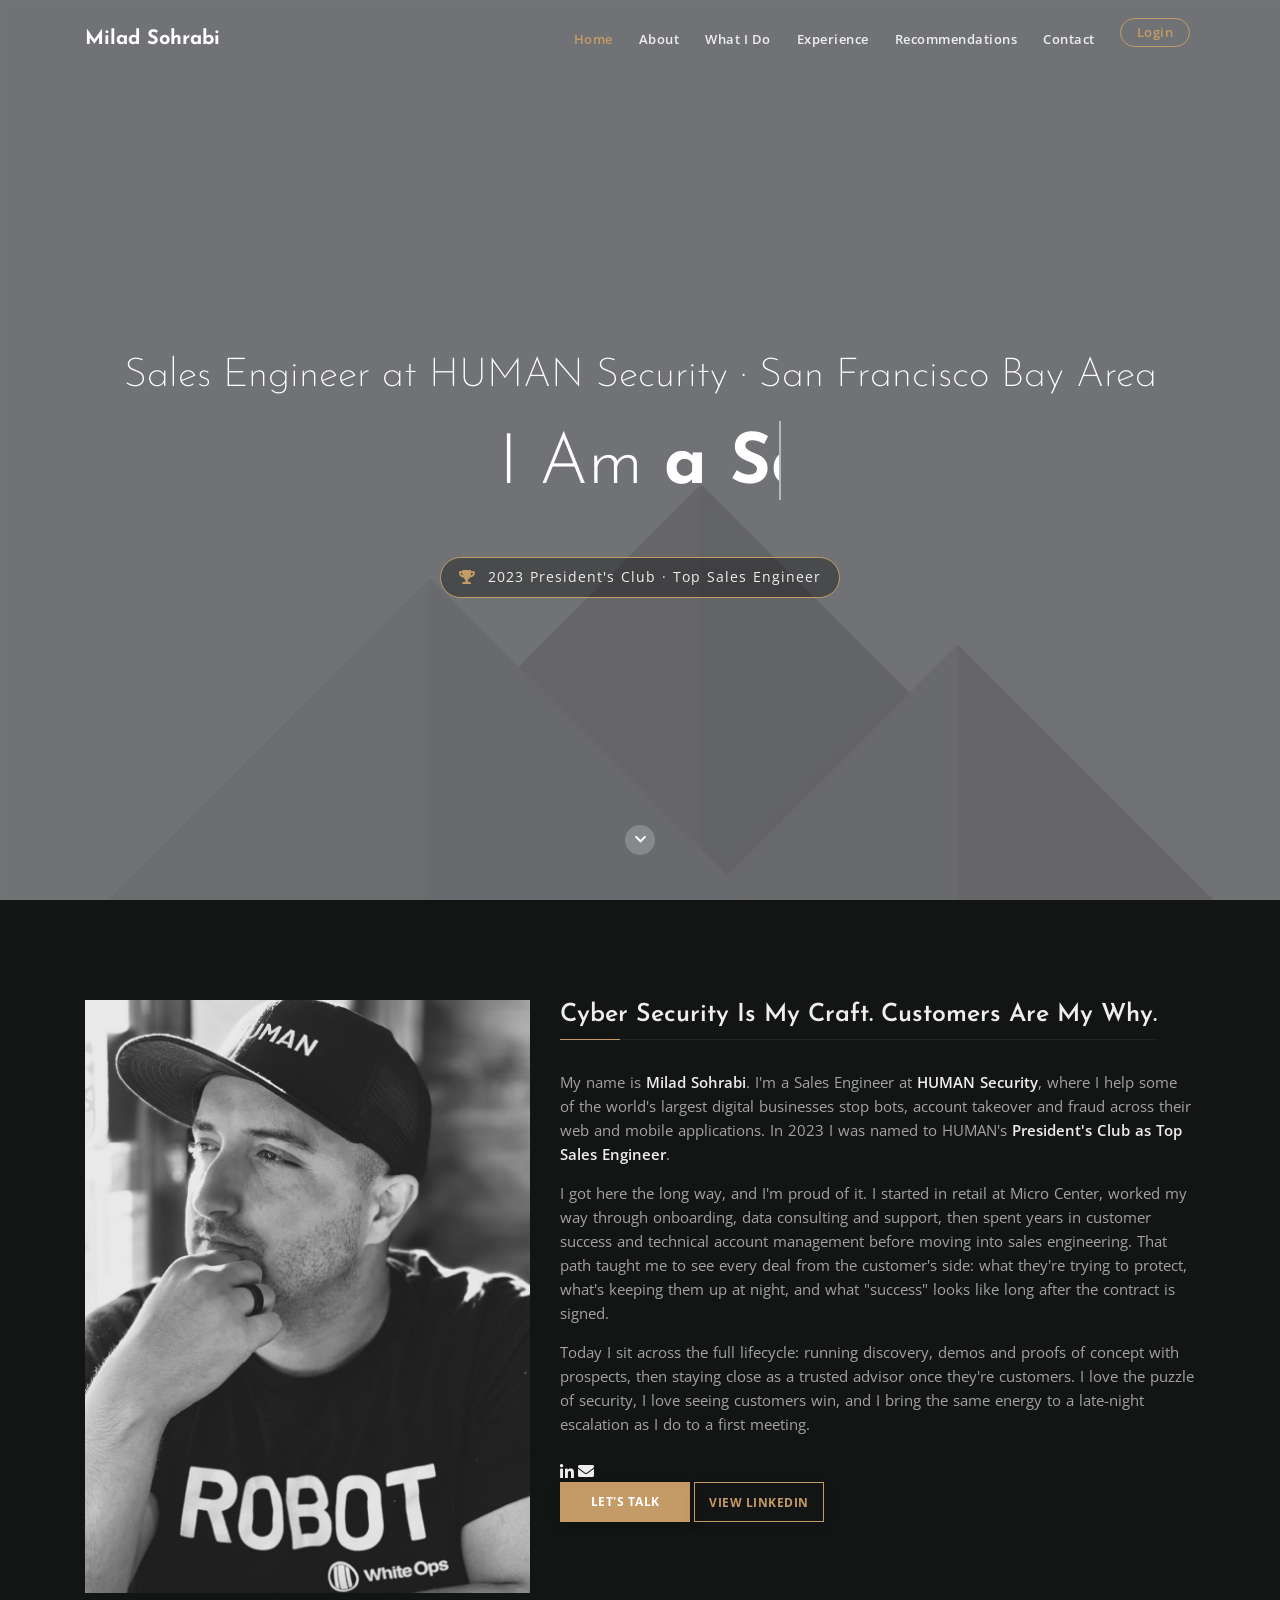
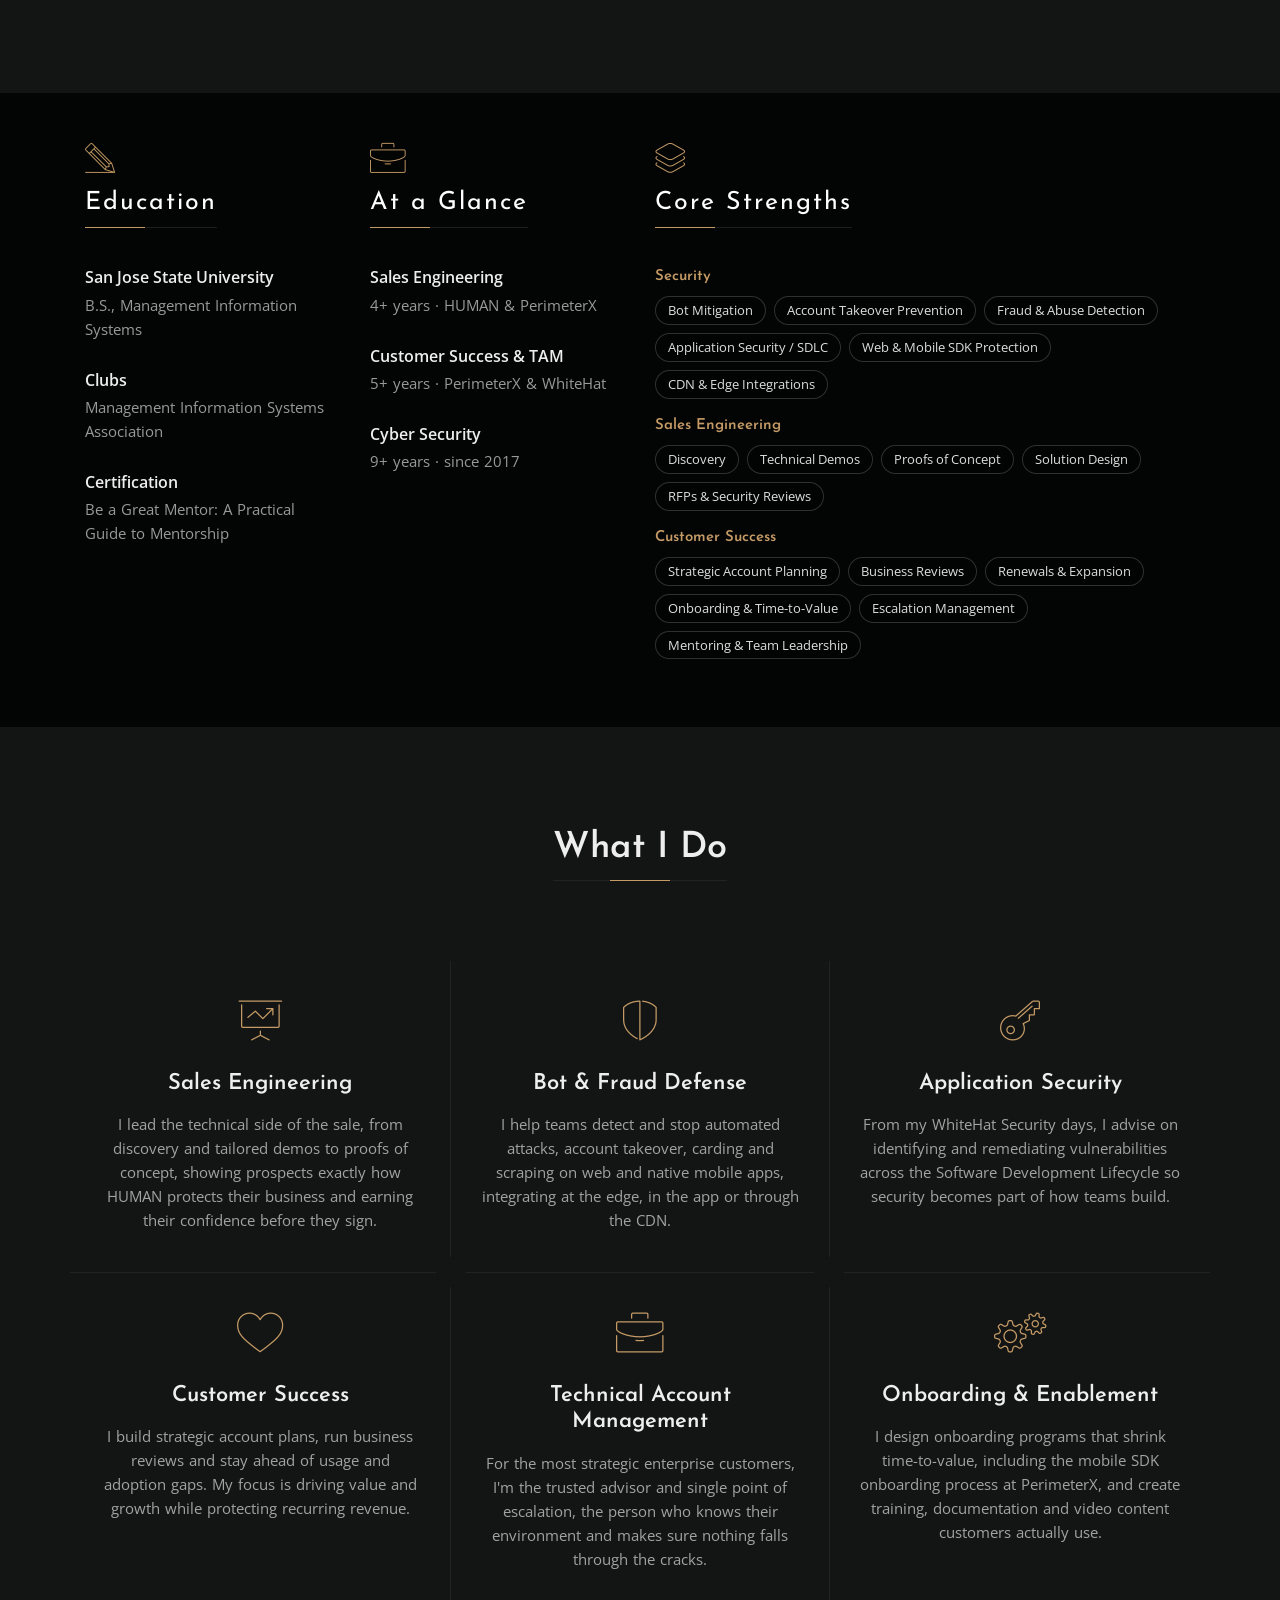
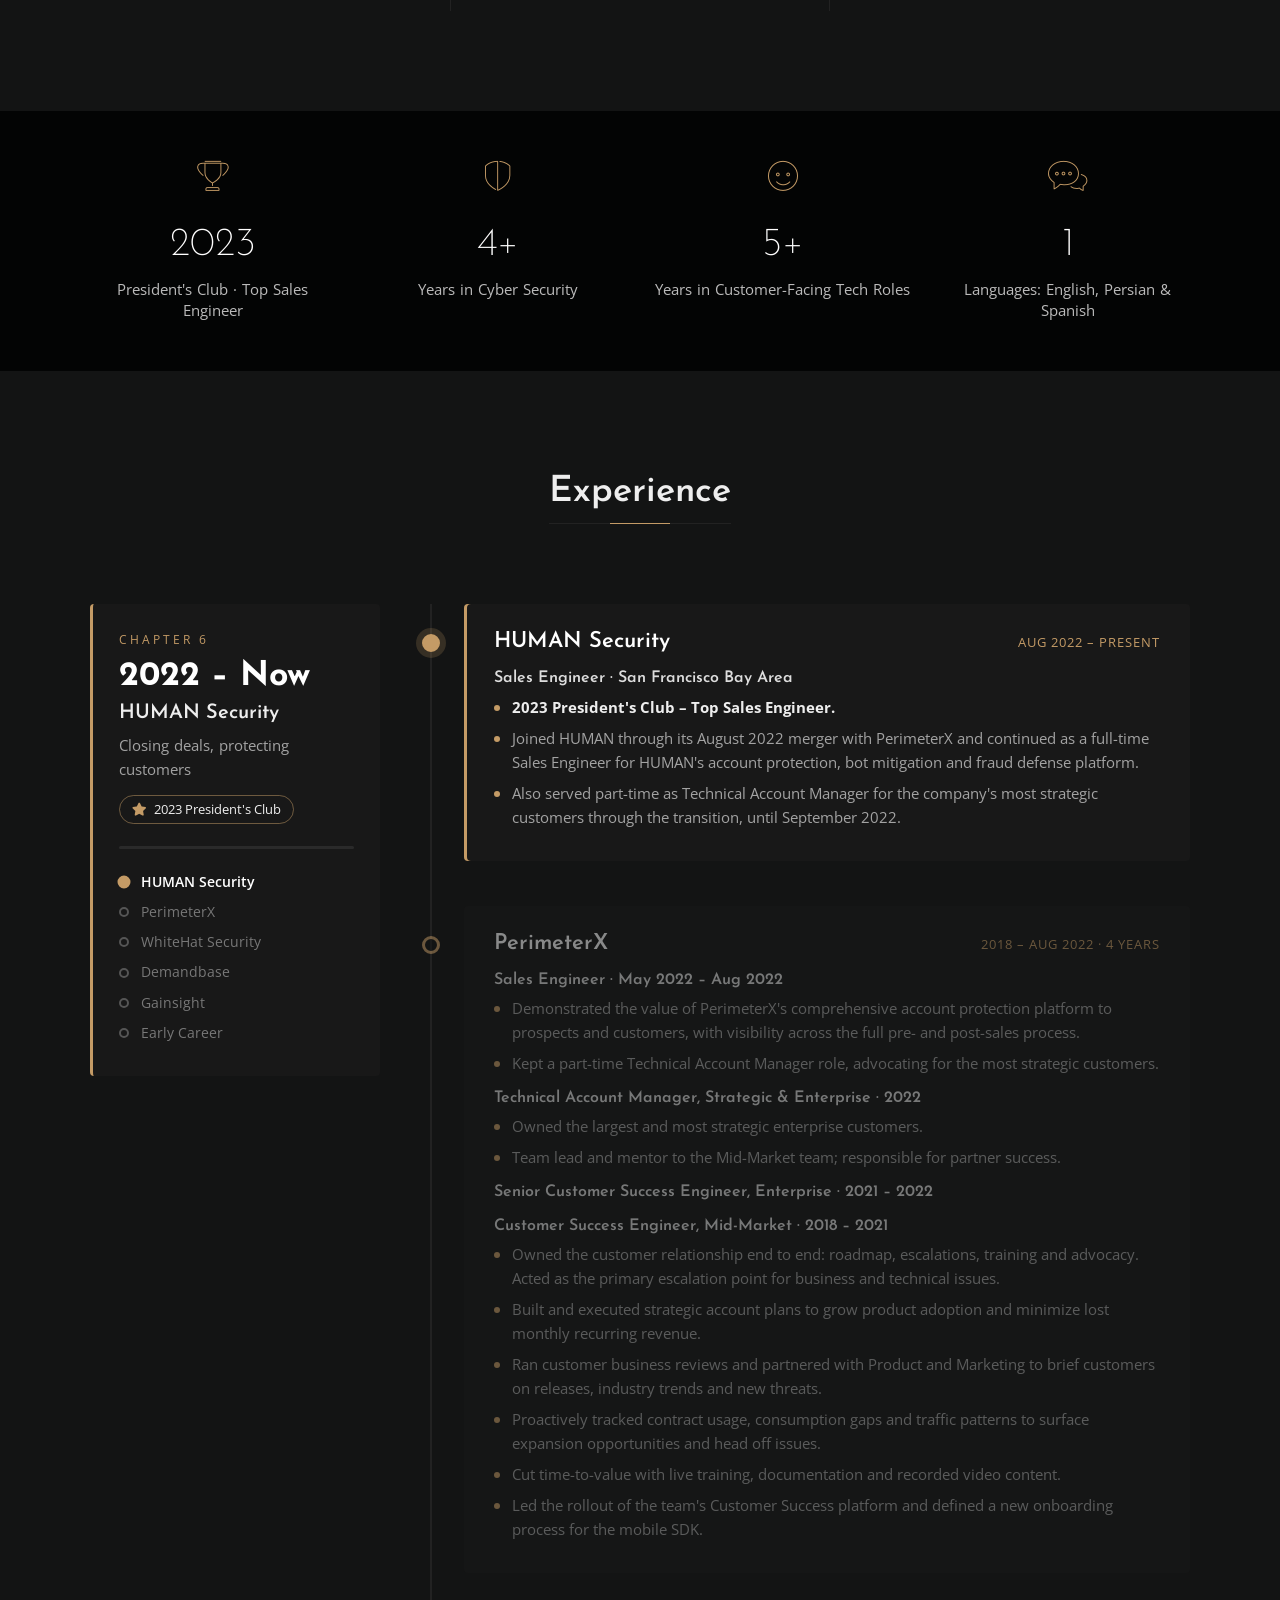
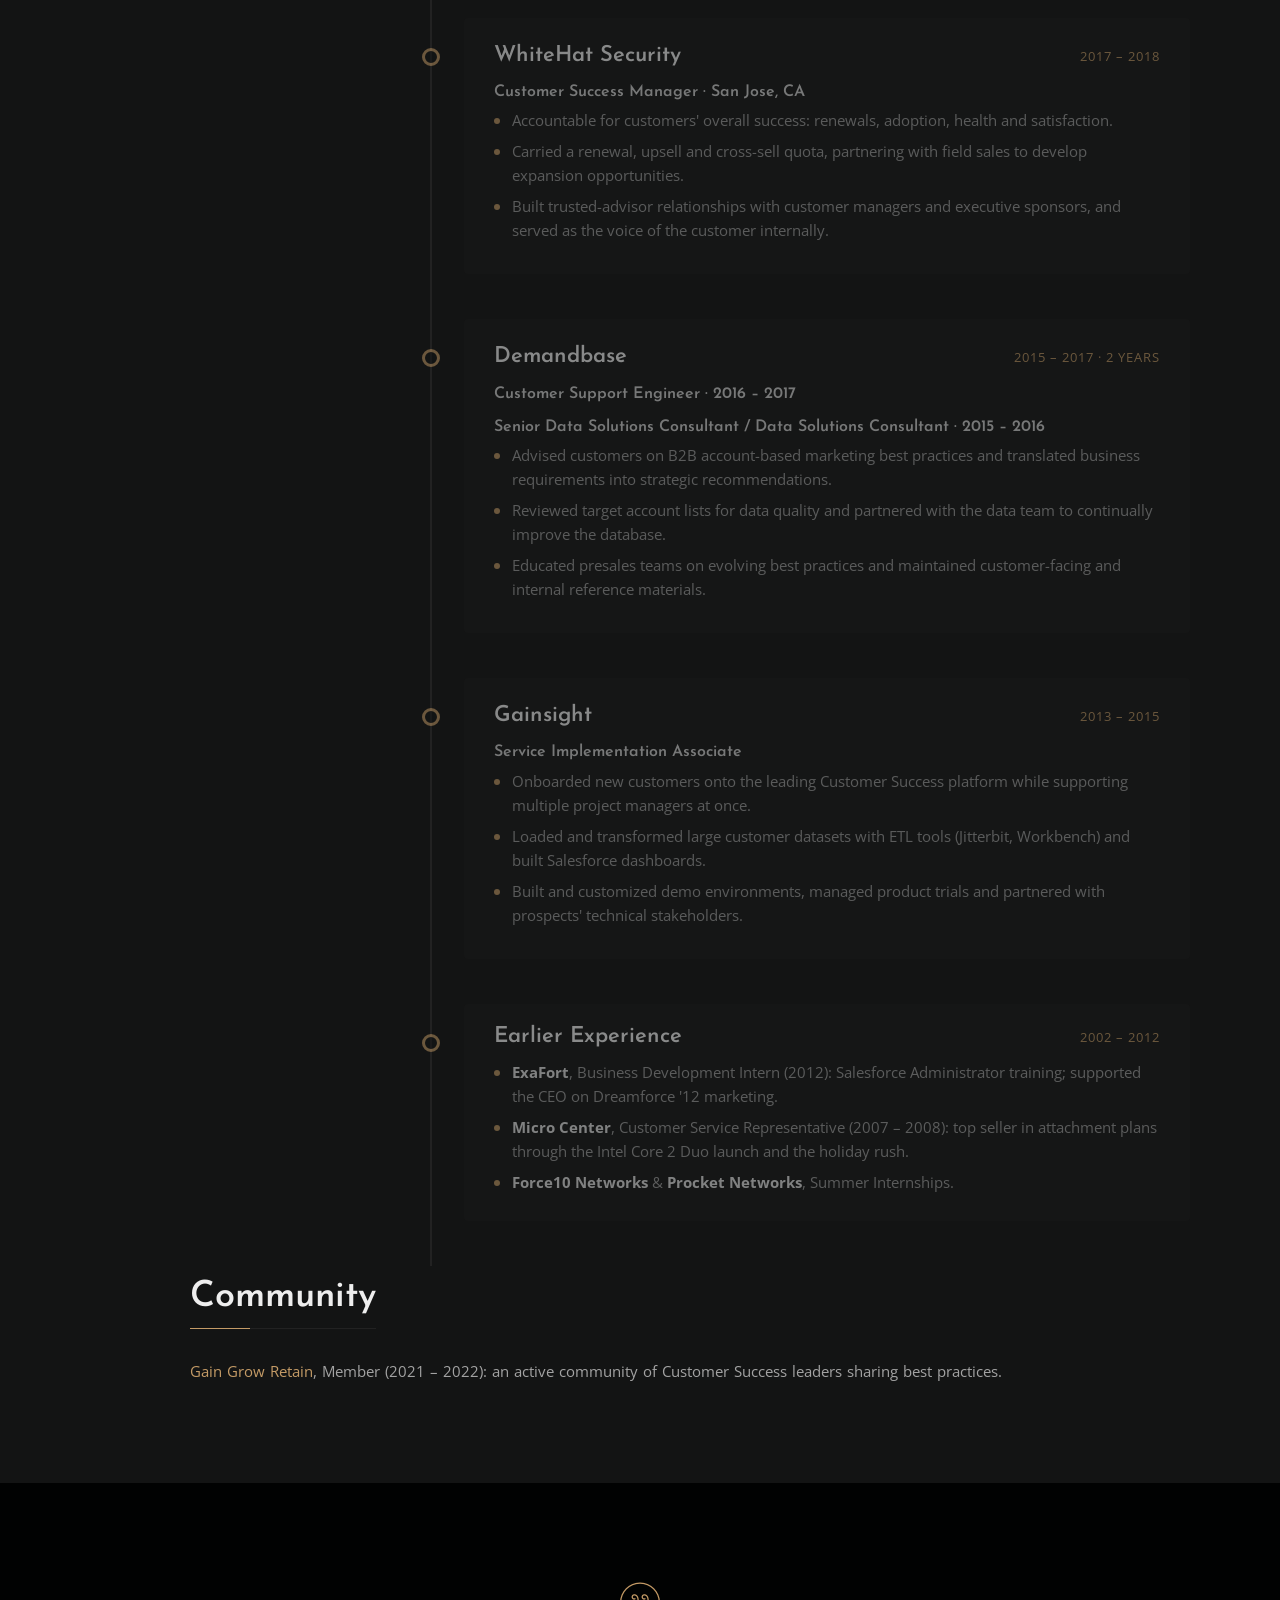
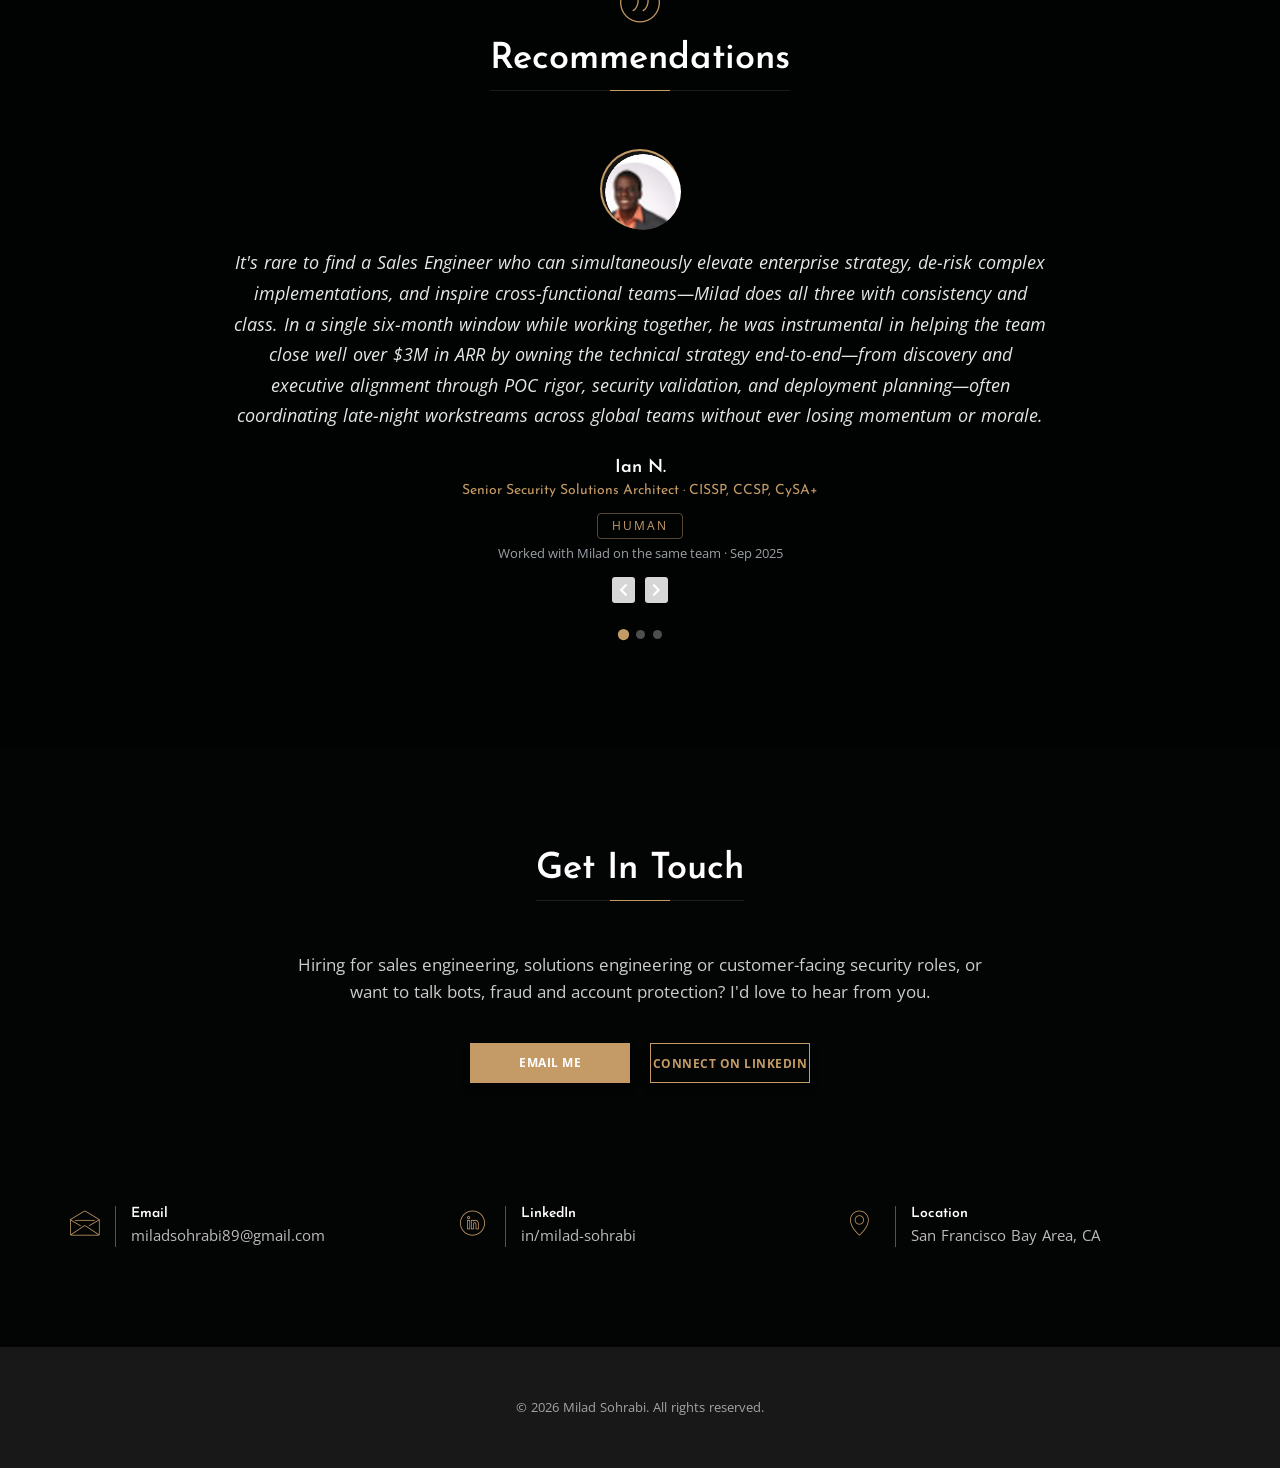
<file: index.html>
<!DOCTYPE html>
 <html lang="en">

    <head>

    	<!-- Metas -->
        <meta charset="utf-8">
		<meta http-equiv="X-UA-Compatible" content="IE=edge" />
        <meta name="viewport" content="width=device-width, initial-scale=1" />
		<meta name="keywords" content="Milad Sohrabi, Sales Engineer, Solutions Engineer, Technical Account Manager, Customer Success, Cyber Security, Bot Mitigation, Account Protection, HUMAN Security, PerimeterX" />
		<meta name="description" content="Milad Sohrabi - Sales Engineer at HUMAN Security and 2023 President's Club winner, with 9+ years in cyber security spanning sales engineering, technical account management and customer success." />
		<meta name="author" content="Milad Sohrabi" />

		<!-- Social previews -->
		<meta property="og:type" content="profile" />
		<meta property="og:title" content="Milad Sohrabi | Sales Engineer & Cyber Security Professional" />
		<meta property="og:description" content="Sales Engineer at HUMAN Security. 9+ years in cyber security across sales engineering, technical account management and customer success." />
		<meta property="og:url" content="https://miladsohrabi.com/" />
		<meta property="og:image" content="https://miladsohrabi.com/img/hero1.jpg" />
		<link rel="canonical" href="https://miladsohrabi.com/" />

		<!-- Title  -->
		<title>Milad Sohrabi | Sales Engineer &amp; Cyber Security Professional</title>

		<!-- Favicon -->
		<link rel="shortcut icon" href="img/favicon.ico" />

		<!-- Fonts -->
		<link href="https://fonts.googleapis.com/css?family=Open+Sans:300,400,500,600,700,800" rel="stylesheet" />
		<link href="https://fonts.googleapis.com/css?family=Josefin+Sans:100i,300,400,600,700" rel="stylesheet">

		<!-- Plugins -->
		<link rel="stylesheet" href="css/plugins.css" />

        <!-- Core Style Css -->
        <link rel="stylesheet" href="css/style.css" />
        <link rel="stylesheet" href="css/custom.css" />

<script src="//client.px-cloud.net/PXp3WdBpXY/main.min.js" async></script>
    </head>

    <body class="dark-theme">

    	<!-- =====================================
    	==== Start Loading -->
    	<div class="loading">
    		<div class="text-center middle">
    			<div class="lds-ellipsis"><div></div><div></div><div></div><div></div></div>
    		</div>
    	</div>
    	<!-- End Loading ====
    	======================================= -->


    	<!-- =====================================
    	==== Start Navbar -->
		<nav class="navbar navbar-expand-lg">
			<div class="container">

			  <!-- Logo -->
			  <a class="logo" href="#">Milad Sohrabi</a>

			  <button class="navbar-toggler" type="button" data-toggle="collapse" data-target="#navbarSupportedContent" aria-controls="navbarSupportedContent" aria-expanded="false" aria-label="Toggle navigation">
			    <span class="icon-bar"><i class="fas fa-bars"></i></span>
			  </button>

			  <!-- navbar links -->
			  <div class="collapse navbar-collapse" id="navbarSupportedContent">
			    <ul class="navbar-nav ml-auto">
			      <li class="nav-item">
			        <a class="nav-link active" href="#" data-scroll-nav="0">Home</a>
			      </li>
			      <li class="nav-item">
			        <a class="nav-link" href="#" data-scroll-nav="1">About</a>
			      </li>
			      <li class="nav-item">
			        <a class="nav-link" href="#" data-scroll-nav="2">What I Do</a>
			      </li>
			      <li class="nav-item">
			        <a class="nav-link" href="#" data-scroll-nav="3">Experience</a>
			      </li>
			      <li class="nav-item">
			        <a class="nav-link" href="#" data-scroll-nav="4">Recommendations</a>
			      </li>
			      <li class="nav-item">
			        <a class="nav-link" href="#" data-scroll-nav="5">Contact</a>
			      </li>
			      <li class="nav-item">
			        <a class="nav-link nav-login" href="login-test-kit/login.html">Login</a>
			      </li>
			    </ul>
			  </div>
			</div>
		</nav>
    	<!-- End Navbar ====
    	======================================= -->


    	<!-- =====================================
    	==== Start Header -->
    	<header class="header valign bg-img" data-scroll-index="0" data-overlay-dark="5" data-background="img/bg1.jpg" data-stellar-background-ratio="0.5">
    		<div class="container">
    			<div class="row">
    				<div class="vertical-center full-width text-center caption">
    					<h2>Sales Engineer at HUMAN Security &middot; San Francisco Bay Area</h2>
	    				<h1 class="cd-headline clip">
				            <span class="blc">I Am </span>
				            <span class="cd-words-wrapper">
				              <b class="is-visible">Milad Sohrabi</b>
				              <b>a Sales Engineer</b>
				              <b>a Customer Advocate</b>
				              <b>a Problem Solver</b>
				            </span>
		          		</h1>
		          		<p class="header-badge"><i class="fas fa-trophy"></i> 2023 President's Club &middot; Top Sales Engineer</p>
    				</div>
    			</div>
    		</div>

    		<div class="arrow">
				<a href="#" data-scroll-nav="1" aria-label="Scroll to About">
					<i class="fas fa-chevron-down"></i>
				</a>
			</div>
    	</header>
    	<!-- End Header ====
    	======================================= -->


    	<!-- =====================================
    	==== Start hero1 -->
    	<section class="hero1 section-padding" data-scroll-index="1">
    		<div class="container">
    			<div class="row">
    				<div class="col-lg-5">
    					<div class="hero-img mb-md50">
    						<img src="img/hero1.jpg" alt="Milad Sohrabi">
    					</div>
    				</div>
    				<div class="col-lg-7">
    					<div class="content">
							<h4 class="title title-left">Cyber Security Is My Craft. Customers Are My Why.</h4>
							<p>My name is <span>Milad Sohrabi</span>. I'm a Sales Engineer at <span>HUMAN Security</span>, where I help some of the world's largest digital businesses stop bots, account takeover and fraud across their web and mobile applications. In 2023 I was named to HUMAN's <span>President's Club as Top Sales Engineer</span>.</p>
							<p>I got here the long way, and I'm proud of it. I started in retail at Micro Center, worked my way through onboarding, data consulting and support, then spent years in customer success and technical account management before moving into sales engineering. That path taught me to see every deal from the customer's side: what they're trying to protect, what's keeping them up at night, and what "success" looks like long after the contract is signed.</p>
							<p>Today I sit across the full lifecycle: running discovery, demos and proofs of concept with prospects, then staying close as a trusted advisor once they're customers. I love the puzzle of security, I love seeing customers win, and I bring the same energy to a late-night escalation as I do to a first meeting.</p>

							<div class="social-icon">
								<a href="https://www.linkedin.com/in/milad-sohrabi-b156a94b" target="_blank" rel="noopener" aria-label="LinkedIn">
									<span class="icon"><i class="fab fa-linkedin-in"></i></span>
								</a>
								<a href="mailto:miladsohrabi89@gmail.com" aria-label="Email">
									<span class="icon"><i class="fas fa-envelope"></i></span>
								</a>
							</div>

							<span class="buton text-center">
							  <a href="#0" front="Let's Talk" back="&#xf1d8;" data-scroll-nav="5"></a>
							</span>
							<span class="buton buton-bord text-center">
							  <a href="https://www.linkedin.com/in/milad-sohrabi-b156a94b" target="_blank" rel="noopener" front="View LinkedIn" back="&#xf35d;"></a>
							</span>
						</div>
    				</div>
    			</div>
    		</div>
    	</section>
    	<!-- End hero1 ====
    	======================================= -->


    	<!-- =====================================
    	==== Start Resume -->
    	<section class="resume bg-img" data-overlay-dark="8" data-background="img/b4.jpg">
    		<div class="container">
    			<div class="row">
    				<div class="col-lg-3 col-sm-6">
    					<div class="item mb-md50">
    						<span class="icon icon-pencil"></span><br>
    						<h5 class="title title-left">Education</h5>
    						<ul>
    							<li>
    								<h6>San Jose State University</h6>
    								<p>B.S., Management Information Systems</p>
    							</li>
    							<li>
    								<h6>Clubs</h6>
    								<p>Management Information Systems Association</p>
    							</li>
    							<li>
    								<h6>Certification</h6>
    								<p>Be a Great Mentor: A Practical Guide to Mentorship</p>
    							</li>
    						</ul>
    					</div>
    				</div>
    				<div class="col-lg-3 col-sm-6">
    					<div class="item mb-md50">
    						<span class="icon icon-briefcase"></span><br>
    						<h5 class="title title-left">At a Glance</h5>
    						<ul>
    							<li>
    								<h6>Sales Engineering</h6>
    								<p>4+ years &middot; HUMAN &amp; PerimeterX</p>
    							</li>
    							<li>
    								<h6>Customer Success &amp; TAM</h6>
    								<p>5+ years &middot; PerimeterX &amp; WhiteHat</p>
    							</li>
    							<li>
    								<h6>Cyber Security</h6>
    								<p>9+ years &middot; since 2017</p>
    							</li>
    						</ul>
    					</div>
    				</div>
    				<div class="col-lg-6">
    					<div class="item skills">
    						<span class="icon icon-layers"></span><br>
    						<h5 class="title title-left">Core Strengths</h5>

    						<div class="skill-group">
    							<h6>Security</h6>
    							<ul class="tags">
    								<li>Bot Mitigation</li>
    								<li>Account Takeover Prevention</li>
    								<li>Fraud &amp; Abuse Detection</li>
    								<li>Application Security / SDLC</li>
    								<li>Web &amp; Mobile SDK Protection</li>
    								<li>CDN &amp; Edge Integrations</li>
    							</ul>
    						</div>
    						<div class="skill-group">
    							<h6>Sales Engineering</h6>
    							<ul class="tags">
    								<li>Discovery</li>
    								<li>Technical Demos</li>
    								<li>Proofs of Concept</li>
    								<li>Solution Design</li>
    								<li>RFPs &amp; Security Reviews</li>
    							</ul>
    						</div>
    						<div class="skill-group">
    							<h6>Customer Success</h6>
    							<ul class="tags">
    								<li>Strategic Account Planning</li>
    								<li>Business Reviews</li>
    								<li>Renewals &amp; Expansion</li>
    								<li>Onboarding &amp; Time-to-Value</li>
    								<li>Escalation Management</li>
    								<li>Mentoring &amp; Team Leadership</li>
    							</ul>
    						</div>
    					</div>
    				</div>
    			</div>
    		</div>
    	</section>
    	<!-- End Resume ====
    	======================================= -->


    	<!-- =====================================
    	==== Start Services -->
    	<section class="services section-padding" data-scroll-index="2">
    		<div class="container">
    			<div class="row">

    				<div class="section-head full-width">
    					<h4 class="title">What I Do</h4>
    				</div>

    				<div class="col-lg-4 col-md-6">
    					<div class="item mb-md50">
    						<span class="icon icon-presentation"></span>
    						<h6>Sales Engineering</h6>
    						<p>I lead the technical side of the sale, from discovery and tailored demos to proofs of concept, showing prospects exactly how HUMAN protects their business and earning their confidence before they sign.</p>
    					</div>
    				</div>
    				<div class="col-lg-4 col-md-6 active bolt">
    					<div class="item mb-md50">
    						<span class="icon icon-shield"></span>
    						<h6>Bot &amp; Fraud Defense</h6>
    						<p>I help teams detect and stop automated attacks, account takeover, carding and scraping on web and native mobile apps, integrating at the edge, in the app or through the CDN.</p>
    					</div>
    				</div>
    				<div class="col-lg-4 col-md-6">
    					<div class="item mb-md50">
    						<span class="icon icon-key"></span>
    						<h6>Application Security</h6>
    						<p>From my WhiteHat Security days, I advise on identifying and remediating vulnerabilities across the Software Development Lifecycle so security becomes part of how teams build.</p>
    					</div>
    				</div>
    				<div class="bord full-width"></div>
    				<div class="col-lg-4 col-md-6">
    					<div class="item mb-md50">
    						<span class="icon icon-heart"></span>
    						<h6>Customer Success</h6>
    						<p>I build strategic account plans, run business reviews and stay ahead of usage and adoption gaps. My focus is driving value and growth while protecting recurring revenue.</p>
    					</div>
    				</div>
    				<div class="col-lg-4 col-md-6 active">
    					<div class="item mb-sm50">
    						<span class="icon icon-briefcase"></span>
    						<h6>Technical Account Management</h6>
    						<p>For the most strategic enterprise customers, I'm the trusted advisor and single point of escalation, the person who knows their environment and makes sure nothing falls through the cracks.</p>
    					</div>
    				</div>
    				<div class="col-lg-4 col-md-6">
    					<div class="item">
    						<span class="icon icon-gears"></span>
    						<h6>Onboarding &amp; Enablement</h6>
    						<p>I design onboarding programs that shrink time-to-value, including the mobile SDK onboarding process at PerimeterX, and create training, documentation and video content customers actually use.</p>
    					</div>
    				</div>

    			</div>
    		</div>
    	</section>
    	<!-- End Services ====
    	======================================= -->


    	<!-- =====================================
    	==== Start Numbers -->
    	<div class="numbers bg-img" data-stellar-background-ratio="0.5" data-overlay-dark="8" data-background="img/b3.jpg">
    		<div class="container">
    			<div class="row">
    				<div class="col-lg-3 col-md-6">
    					<div class="item mb-md50">
    						<span class="icon icon-trophy"></span>
    						<h2>2023</h2>
    						<p>President's Club &middot; Top Sales Engineer</p>
    					</div>
    				</div>
    				<div class="col-lg-3 col-md-6">
    					<div class="item mb-md50">
    						<span class="icon icon-shield"></span>
    						<h2><span class="count">9</span>+</h2>
    						<p>Years in Cyber Security</p>
    					</div>
    				</div>
    				<div class="col-lg-3 col-md-6">
    					<div class="item mb-sm50">
    						<span class="icon icon-happy"></span>
    						<h2><span class="count">13</span>+</h2>
    						<p>Years in Customer-Facing Tech Roles</p>
    					</div>
    				</div>
    				<div class="col-lg-3 col-md-6">
    					<div class="item">
    						<span class="icon icon-chat"></span>
    						<h2><span class="count">3</span></h2>
    						<p>Languages: English, Persian &amp; Spanish</p>
    					</div>
    				</div>
    			</div>
    		</div>
    	</div>
    	<!-- End Numbers ====
    	======================================= -->


    	<!-- =====================================
    	==== Start Experience -->
    	<section class="experience section-padding" data-scroll-index="3">
    		<div class="container">
    			<div class="row">
    				<div class="section-head full-width">
    					<h4 class="title">Experience</h4>
    				</div>
    			</div>

    			<div class="scrolly">

    				<!-- Sticky storytelling panel (filled in by js/scrolly.js) -->
    				<aside class="scrolly-panel" aria-hidden="true">
    					<div class="scrolly-card">
    						<span class="sp-chapter">Chapter 6</span>
    						<div class="sp-years">2022 &ndash; Now</div>
    						<h5 class="sp-company">HUMAN Security</h5>
    						<p class="sp-title">Closing deals, protecting customers</p>
    						<span class="sp-stat"><i class="fas fa-star"></i> <span class="sp-stat-text">2023 President's Club</span></span>
    						<div class="sp-progress"><span class="sp-progress-fill"></span></div>
    						<ol class="sp-rail"></ol>
    					</div>
    				</aside>

    			<div class="timeline">

    				<div data-years="2022 &ndash; Now" data-company="HUMAN Security" data-chapter="Chapter 6" data-title="Closing deals, protecting customers" data-stat="2023 President's Club" class="tl-item">
    					<div class="tl-head">
    						<h5>HUMAN Security</h5>
    						<span class="tl-date">Aug 2022 &ndash; Present</span>
    					</div>
    					<h6>Sales Engineer &middot; San Francisco Bay Area</h6>
    					<ul>
    						<li><strong>2023 President's Club &ndash; Top Sales Engineer.</strong></li>
    						<li>Joined HUMAN through its August 2022 merger with PerimeterX and continued as a full-time Sales Engineer for HUMAN's account protection, bot mitigation and fraud defense platform.</li>
    						<li>Also served part-time as Technical Account Manager for the company's most strategic customers through the transition, until September 2022.</li>
    					</ul>
    				</div>

    				<div data-years="2018 &ndash; 2022" data-company="PerimeterX" data-chapter="Chapter 5" data-title="From customer success to sales engineering" data-stat="4 roles in 4 years" class="tl-item">
    					<div class="tl-head">
    						<h5>PerimeterX</h5>
    						<span class="tl-date">2018 &ndash; Aug 2022 &middot; 4 years</span>
    					</div>
    					<h6>Sales Engineer &middot; May 2022 &ndash; Aug 2022</h6>
    					<ul>
    						<li>Demonstrated the value of PerimeterX's comprehensive account protection platform to prospects and customers, with visibility across the full pre- and post-sales process.</li>
    						<li>Kept a part-time Technical Account Manager role, advocating for the most strategic customers.</li>
    					</ul>
    					<h6>Technical Account Manager, Strategic &amp; Enterprise &middot; 2022</h6>
    					<ul>
    						<li>Owned the largest and most strategic enterprise customers.</li>
    						<li>Team lead and mentor to the Mid-Market team; responsible for partner success.</li>
    					</ul>
    					<h6>Senior Customer Success Engineer, Enterprise &middot; 2021 &ndash; 2022</h6>
    					<h6>Customer Success Engineer, Mid-Market &middot; 2018 &ndash; 2021</h6>
    					<ul>
    						<li>Owned the customer relationship end to end: roadmap, escalations, training and advocacy. Acted as the primary escalation point for business and technical issues.</li>
    						<li>Built and executed strategic account plans to grow product adoption and minimize lost monthly recurring revenue.</li>
    						<li>Ran customer business reviews and partnered with Product and Marketing to brief customers on releases, industry trends and new threats.</li>
    						<li>Proactively tracked contract usage, consumption gaps and traffic patterns to surface expansion opportunities and head off issues.</li>
    						<li>Cut time-to-value with live training, documentation and recorded video content.</li>
    						<li>Led the rollout of the team's Customer Success platform and defined a new onboarding process for the mobile SDK.</li>
    					</ul>
    				</div>

    				<div data-years="2017 &ndash; 2018" data-company="WhiteHat Security" data-chapter="Chapter 4" data-title="Stepping into cyber security" data-stat="Application security" class="tl-item">
    					<div class="tl-head">
    						<h5>WhiteHat Security</h5>
    						<span class="tl-date">2017 &ndash; 2018</span>
    					</div>
    					<h6>Customer Success Manager &middot; San Jose, CA</h6>
    					<ul>
    						<li>Accountable for customers' overall success: renewals, adoption, health and satisfaction.</li>
    						<li>Carried a renewal, upsell and cross-sell quota, partnering with field sales to develop expansion opportunities.</li>
    						<li>Built trusted-advisor relationships with customer managers and executive sponsors, and served as the voice of the customer internally.</li>
    					</ul>
    				</div>

    				<div data-years="2015 &ndash; 2017" data-company="Demandbase" data-chapter="Chapter 3" data-title="Data, consulting &amp; B2B marketing" data-stat="3 roles in 2 years" class="tl-item">
    					<div class="tl-head">
    						<h5>Demandbase</h5>
    						<span class="tl-date">2015 &ndash; 2017 &middot; 2 years</span>
    					</div>
    					<h6>Customer Support Engineer &middot; 2016 &ndash; 2017</h6>
    					<h6>Senior Data Solutions Consultant / Data Solutions Consultant &middot; 2015 &ndash; 2016</h6>
    					<ul>
    						<li>Advised customers on B2B account-based marketing best practices and translated business requirements into strategic recommendations.</li>
    						<li>Reviewed target account lists for data quality and partnered with the data team to continually improve the database.</li>
    						<li>Educated presales teams on evolving best practices and maintained customer-facing and internal reference materials.</li>
    					</ul>
    				</div>

    				<div data-years="2013 &ndash; 2015" data-company="Gainsight" data-chapter="Chapter 2" data-title="Where customer success began" data-stat="Onboarding &amp; implementation" class="tl-item">
    					<div class="tl-head">
    						<h5>Gainsight</h5>
    						<span class="tl-date">2013 &ndash; 2015</span>
    					</div>
    					<h6>Service Implementation Associate</h6>
    					<ul>
    						<li>Onboarded new customers onto the leading Customer Success platform while supporting multiple project managers at once.</li>
    						<li>Loaded and transformed large customer datasets with ETL tools (Jitterbit, Workbench) and built Salesforce dashboards.</li>
    						<li>Built and customized demo environments, managed product trials and partnered with prospects' technical stakeholders.</li>
    					</ul>
    				</div>

    				<div data-years="2002 &ndash; 2012" data-company="Early Career" data-chapter="Chapter 1" data-title="Learning to serve customers" data-stat="Retail, BD &amp; internships" class="tl-item tl-compact">
    					<div class="tl-head">
    						<h5>Earlier Experience</h5>
    						<span class="tl-date">2002 &ndash; 2012</span>
    					</div>
    					<ul>
    						<li><strong>ExaFort</strong>, Business Development Intern (2012): Salesforce Administrator training; supported the CEO on Dreamforce '12 marketing.</li>
    						<li><strong>Micro Center</strong>, Customer Service Representative (2007 &ndash; 2008): top seller in attachment plans through the Intel Core 2 Duo launch and the holiday rush.</li>
    						<li><strong>Force10 Networks</strong> &amp; <strong>Procket Networks</strong>, Summer Internships.</li>
    					</ul>
    				</div>

    			</div>
    			</div>

    			<div class="community">
    				<h5 class="title title-left">Community</h5>
    				<p><span>Gain Grow Retain</span>, Member (2021 &ndash; 2022): an active community of Customer Success leaders sharing best practices.</p>
    			</div>
    		</div>
    	</section>
    	<!-- End Experience ====
    	======================================= -->


    	<!-- =====================================
    	==== Start Recommendations -->
    	<section class="recommendations section-padding bg-img" data-overlay-dark="9" data-background="img/b2.jpg" data-scroll-index="4">
    		<div class="container">
    			<div class="row">
    				<div class="section-head full-width mb-50">
    					<span class="icon icon-quote"></span><br>
    					<h4 class="title">Recommendations</h4>
    				</div>

    				<div class="offset-lg-1 col-lg-10">
    					<div class="owl-carousel owl-theme rec-carousel">

    						<div class="ritem">
    							<div class="rec-photo"><img src="img/rec/ian.png" alt="Ian N." width="76" height="76"></div>
    							<p class="quote">It's rare to find a Sales Engineer who can simultaneously elevate enterprise strategy, de-risk complex implementations, and inspire cross-functional teams&mdash;Milad does all three with consistency and class. In a single six-month window while working together, he was instrumental in helping the team close well over $3M in ARR by owning the technical strategy end-to-end&mdash;from discovery and executive alignment through POC rigor, security validation, and deployment planning&mdash;often coordinating late-night workstreams across global teams without ever losing momentum or morale.</p>
    							<div class="rec-by">
    								<h5>Ian N.</h5>
    								<h6>Senior Security Solutions Architect &middot; CISSP, CCSP, CySA+</h6>
    								<span class="rec-co">HUMAN</span>
    								<span class="rec-rel">Worked with Milad on the same team &middot; Sep 2025</span>
    							</div>
    						</div>

    						<div class="ritem">
    							<div class="rec-photo"><img src="img/rec/vanessa.png" alt="Vanessa Flores (Parada)" width="76" height="76"></div>
    							<p class="quote">I had the pleasure of having Milad as my main POC at PerimeterX. He is a driven and talented leader in the CS space and I have no doubt he will continue to take the CS world by storm. He is efficient, intuitive, and strategic when it comes to mapping out an effective CS process. Always asking the right questions and thinking outside of the box.</p>
    							<div class="rec-by">
    								<h5>Vanessa Flores (Parada)</h5>
    								<h6>Senior Digital Customer Success Program Manager at Black Kite</h6>
    								<span class="rec-co">PerimeterX</span>
    								<span class="rec-rel">Milad's client &middot; Aug 2021</span>
    							</div>
    						</div>

    						<div class="ritem">
    							<div class="rec-photo"><img src="img/rec/nelson.png" alt="Nelson Hong" width="76" height="76"></div>
    							<p class="quote">Milad was an extremely valuable colleague at Demandbase. His resourcefulness immediately comes to mind, which he demonstrated time and time again by being a core member of two very lean teams while at Demandbase. In any task of Milad's, he was able to make the ambiguous something very tangible by adding his own analytical flair and framework to core business objectives. While being key in envisioning the macro view, Milad is also impressively able to manage a large workload in the micro view through effective time management and priority escalation.</p>
    							<div class="rec-by">
    								<h5>Nelson Hong</h5>
    								<h6>Global GTM Strategy @ Optimizely</h6>
    								<span class="rec-co">Demandbase</span>
    								<span class="rec-rel">Worked with Milad &middot; Feb 2017</span>
    							</div>
    						</div>

    					</div>
    				</div>

    			</div>
    		</div>
    	</section>
    	<!-- End Recommendations ====
    	======================================= -->


    	<!-- =====================================
    	==== Start Contact -->
    	<section class="contact section-padding bg-img" data-overlay-dark="8" data-background="img/b5.jpg" data-scroll-index="5">
    		<div class="container">
    			<div class="row">

    				<!-- Section-Head -->
    				<div class="section-head full-width mb-50">
    					<h4 class="title">Get In Touch</h4>
    				</div>

    				<div class="contact-cta full-width text-center">
    					<p>Hiring for sales engineering, solutions engineering or customer-facing security roles, or want to talk bots, fraud and account protection? I'd love to hear from you.</p>
    					<span class="buton buton-lg">
    						<a href="mailto:miladsohrabi89@gmail.com" front="Email Me" back="&#xf0e0;"></a>
    					</span>
    					<span class="buton buton-lg buton-bord">
    						<a href="https://www.linkedin.com/in/milad-sohrabi-b156a94b" target="_blank" rel="noopener" front="Connect on LinkedIn" back="&#xf35d;"></a>
    					</span>
    				</div>

                    <div class="info full-width">
                    	<div class="row">
                    		<div class="col-md-4">
                    			<div class="item mb-sm50">
                    				<span class="icon icon-envelope"></span>
                    				<div class="cont">
                    					<h6>Email</h6>
                    					<p><a href="mailto:miladsohrabi89@gmail.com">miladsohrabi89@gmail.com</a></p>
                    				</div>
                    			</div>
                    		</div>
                    		<div class="col-md-4">
                    			<div class="item mb-sm50">
                    				<span class="icon icon-linkedin"></span>
                    				<div class="cont">
                    					<h6>LinkedIn</h6>
                    					<p><a href="https://www.linkedin.com/in/milad-sohrabi-b156a94b" target="_blank" rel="noopener">in/milad-sohrabi</a></p>
                    				</div>
                    			</div>
                    		</div>
                    		<div class="col-md-4">
                    			<div class="item">
                    				<span class="icon icon-map-pin"></span>
                    				<div class="cont">
                    					<h6>Location</h6>
                    					<p>San Francisco Bay Area, CA</p>
                    				</div>
                    			</div>
                    		</div>
                    	</div>
                    </div>

    			</div>
    		</div>
    	</section>
    	<!-- End Contact ====
    	======================================= -->


    	<!-- =====================================
    	==== Start Footer -->
    	<footer class="footer">
    		<p>&copy; 2026 Milad Sohrabi. All rights reserved.</p>
    	</footer>
    	<!-- End Footer ====
    	======================================= -->




        <!-- jQuery -->
		<script src="js/jquery-3.0.0.min.js"></script>
		<script src="js/jquery-migrate-3.0.0.min.js"></script>

		<!-- popper.min -->
		<script src="js/popper.min.js"></script>

	  	<!-- bootstrap -->
		<script src="js/bootstrap.min.js"></script>

		<!-- scrollIt -->
		<script src="js/scrollIt.min.js"></script>

		<!-- animated.headline -->
		<script src="js/animated.headline.js"></script>

		<!-- jquery.waypoints.min -->
		<script src="js/jquery.waypoints.min.js"></script>

		<!-- jquery.counterup.min -->
		<script src="js/jquery.counterup.min.js"></script>

		<!-- owl carousel -->
		<script src="js/owl.carousel.min.js"></script>

		<!-- jquery.magnific-popup js -->
		<script src="js/jquery.magnific-popup.min.js"></script>

		<!-- stellar js -->
		<script src="js/jquery.stellar.min.js"></script>

      	<!-- isotope.pkgd.min js -->
      	<script src="js/isotope.pkgd.min.js"></script>

      	<!-- custom scripts -->
        <script src="js/scripts.js"></script>
        <script src="js/scrolly.js"></script>

    </body>
</html>
</file>
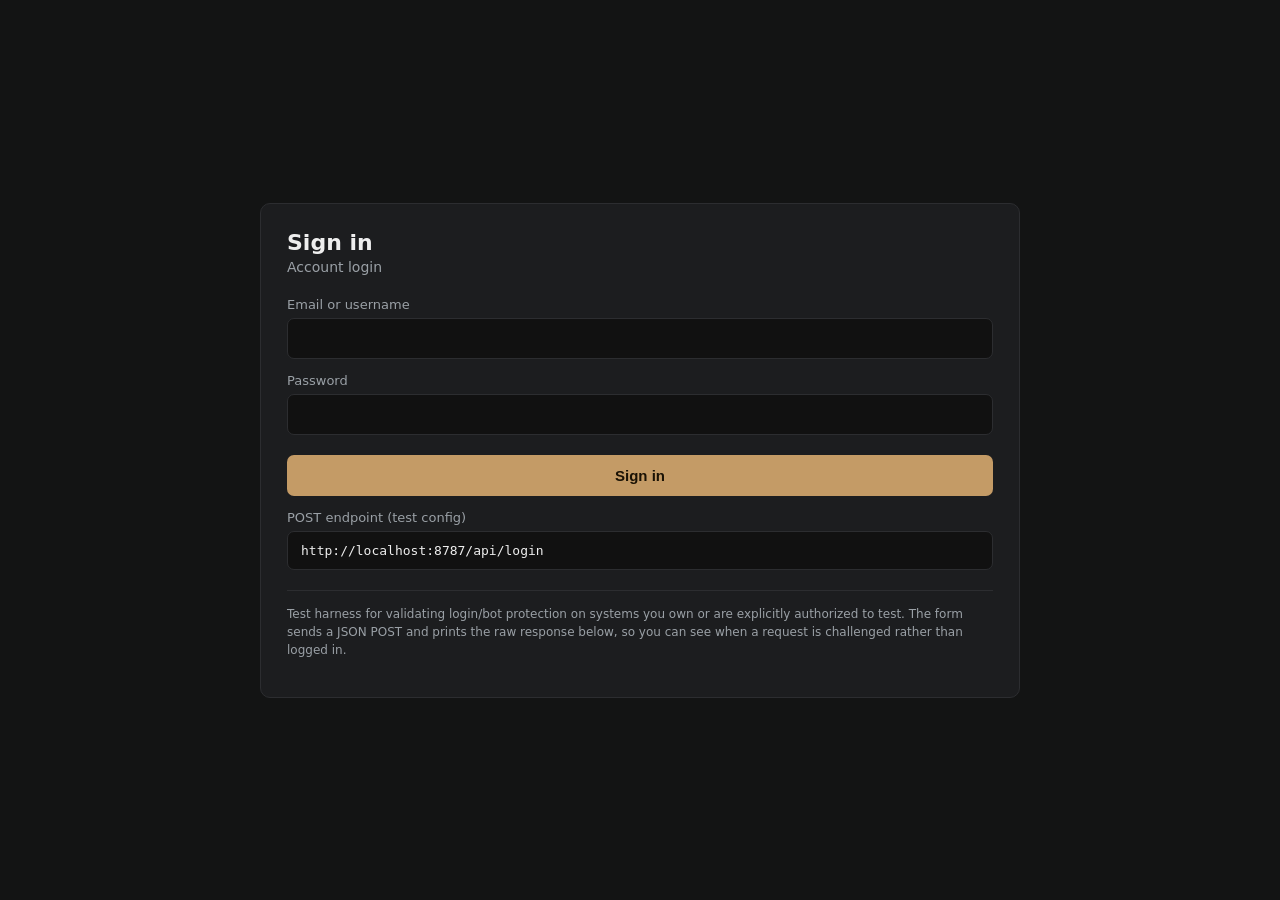
<file: login-test-kit/login.html>
<!DOCTYPE html>
<html lang="en">
<head>
<meta charset="utf-8">
<meta name="viewport" content="width=device-width, initial-scale=1">
<title>Login — Test Harness</title>
<style>
  :root {
    --bg: #131414; --card: #1c1d1f; --fg: #eee; --muted: #9aa0a6;
    --accent: #C49B66; --line: #2c2d30; --ok: #3fb950; --err: #f85149;
  }
  * { box-sizing: border-box; }
  body {
    margin: 0; min-height: 100vh; display: grid; place-items: center;
    font-family: system-ui, -apple-system, "Segoe UI", sans-serif;
    background: var(--bg); color: var(--fg); padding: 24px;
  }
  .wrap { width: 100%; max-width: 760px; display: grid; gap: 20px; }
  .card {
    background: var(--card); border: 1px solid var(--line);
    border-radius: 10px; padding: 26px;
  }
  h1 { margin: 0 0 4px; font-size: 22px; }
  .sub { margin: 0 0 22px; color: var(--muted); font-size: 14px; }
  label { display: block; font-size: 13px; color: var(--muted); margin: 14px 0 6px; }
  input {
    width: 100%; padding: 11px 13px; font-size: 15px;
    background: #111; color: var(--fg);
    border: 1px solid var(--line); border-radius: 7px;
  }
  input:focus { outline: none; border-color: var(--accent); }
  button {
    margin-top: 20px; width: 100%; padding: 12px; font-size: 15px; font-weight: 600;
    background: var(--accent); color: #1a1205; border: 0; border-radius: 7px; cursor: pointer;
  }
  button:disabled { opacity: .6; cursor: default; }
  .row { display: grid; grid-template-columns: 1fr 1fr; gap: 14px; }
  .endpoint { font-size: 13px; }
  .endpoint input { font-family: ui-monospace, monospace; font-size: 13px; }
  .note {
    font-size: 12px; color: var(--muted); border-top: 1px solid var(--line);
    margin-top: 20px; padding-top: 14px; line-height: 1.5;
  }
  .result { font-family: ui-monospace, monospace; font-size: 13px; white-space: pre-wrap;
    word-break: break-word; }
  .result .status { font-weight: 700; }
  .result .status.ok { color: var(--ok); }
  .result .status.bad { color: var(--err); }
  .result .status.chal { color: var(--accent); }
  .hidden { display: none; }
  @media (max-width: 560px) { .row { grid-template-columns: 1fr; } }
</style>
</head>
<body>
<div class="wrap">

  <form class="card" id="login-form" autocomplete="off">
    <h1>Sign in</h1>
    <p class="sub">Account login</p>

    <label for="username">Email or username</label>
    <input id="username" name="username" type="text" autocomplete="username" required>

    <label for="password">Password</label>
    <input id="password" name="password" type="password" autocomplete="current-password" required>

    <button type="submit" id="submit-btn">Sign in</button>

    <div class="endpoint">
      <label for="endpoint">POST endpoint (test config)</label>
      <input id="endpoint" name="endpoint" type="text" value="http://localhost:8787/api/login">
    </div>

    <p class="note">
      Test harness for validating login/bot protection on systems you own or are
      explicitly authorized to test. The form sends a JSON POST and prints the raw
      response below, so you can see when a request is challenged rather than logged in.
    </p>
  </form>

  <div class="card result hidden" id="result-card">
    <div id="result"></div>
  </div>

</div>

<script>
(function () {
  var form = document.getElementById('login-form');
  var btn = document.getElementById('submit-btn');
  var card = document.getElementById('result-card');
  var out = document.getElementById('result');

  function classify(status, bodyText) {
    // Human Security / PerimeterX block responses: 403 with a px-captcha / "Press & Hold" body.
    if (/px-captcha|_pxCaptcha|Press\s*&?\s*Hold|access to this page has been denied/i.test(bodyText)) {
      return { cls: 'chal', label: 'CHALLENGED (bot protection triggered)' };
    }
    if (status >= 200 && status < 300) return { cls: 'ok', label: 'OK' };
    return { cls: 'bad', label: 'REJECTED' };
  }

  form.addEventListener('submit', function (e) {
    e.preventDefault();
    var endpoint = document.getElementById('endpoint').value.trim();
    var payload = {
      username: document.getElementById('username').value,
      password: document.getElementById('password').value
    };

    btn.disabled = true;
    btn.textContent = 'Signing in…';
    card.classList.add('hidden');

    var started = performance.now();
    fetch(endpoint, {
      method: 'POST',
      headers: { 'Content-Type': 'application/json' },
      body: JSON.stringify(payload),
      credentials: 'include'
    }).then(function (res) {
      return res.text().then(function (text) {
        var ms = Math.round(performance.now() - started);
        var verdict = classify(res.status, text);
        var hdrs = [];
        res.headers.forEach(function (v, k) { hdrs.push('  ' + k + ': ' + v); });
        out.innerHTML =
          '<span class="status ' + verdict.cls + '">' + res.status + ' ' + res.statusText +
          ' — ' + verdict.label + '</span>  (' + ms + ' ms)\n\n' +
          'Response headers:\n' + (hdrs.join('\n') || '  (none readable)') + '\n\n' +
          'Body (first 1200 chars):\n' + text.slice(0, 1200);
        card.classList.remove('hidden');
      });
    }).catch(function (err) {
      out.innerHTML = '<span class="status bad">NETWORK ERROR</span>\n\n' + err.message +
        '\n\n(CORS or a blocked connection can also look like this — check the browser console.)';
      card.classList.remove('hidden');
    }).finally(function () {
      btn.disabled = false;
      btn.textContent = 'Sign in';
    });
  });
})();
</script>
</body>
</html>
</file>
<file: css/style.css>
/*-----------------------------------------------------------------------------------

	Theme Name: Personala
	Theme URI: http://
	Description: The Multi-Purpose Onepage Template
	Author: his7am
	Author URI: http://themeforest.net/user/his7am
	Version: 1.0

-----------------------------------------------------------------------------------*/
/* ----------------------------------------------------------------

	== Table Of Content

		01 Basic
		02 Buttons
		03 Navbar
		04 Header
		05 Hero
		06 Resume
		07 Services
		08 Numbers
		09 Portfolio
		10 Testimonials
		11 Blog
		12 Contact
		13 Footer
		14 Responsive
	

---------------------------------------------------------------- */
/* ----------------------------------------------------------------
				01 Basic
-----------------------------------------------------------------*/
* {
  margin: 0;
  padding: 0;
  -webkit-box-sizing: border-box;
          box-sizing: border-box;
  outline: none !important;
  list-style: none;
}

body {
  color: #333;
  line-height: 1.3;
  font-weight: 400;
  font-family: 'Open Sans', sans-serif;
  overflow-x: hidden !important;
}

.dark-theme {
  background: #131414;
  color: #eee;
}
.dark-theme .title:before {
  background: #222;
}
.dark-theme .nav-scroll {
  background: #181818;
}
.dark-theme .nav-scroll .icon-bar {
  color: #eee;
}
.dark-theme .nav-scroll .navbar-nav .nav-link {
  color: #eee;
}
.dark-theme .nav-scroll .logo {
  color: #fff;
}
.dark-theme .nav-scroll .logo:hover {
  color: #fff;
}
.dark-theme .hero .hero-img:after {
  background: #181818;
}
.dark-theme .services .active {
  border-color: #222;
}
.dark-theme .services .active.bolt:before, .dark-theme .services .active.bolt:after {
  background: #131414;
}
.dark-theme .services .bord {
  border-color: #222;
}
.dark-theme .portfolio .item-img-overlay:before, .dark-theme .portfolio .item-img-overlay:after {
  background: #181818;
}
.dark-theme .blog .pitem .content {
  background: #181818;
}
.dark-theme .blog .pitem .content h3 {
  color: #ccc;
}
.dark-theme .blog .pitem .content .more, .dark-theme .blog .pitem .content p {
  border-color: #222;
}
.dark-theme footer {
  background: #181818;
}

h1, h2, h3, h4, h5, h6, .logo {
  font-family: 'Josefin Sans', sans-serif;
}

p {
  font-size: 15px;
  color: #a3a3a3;
  line-height: 1.6;
  word-spacing: 1px;
  margin: 0;
}

img {
  width: 100%;
  height: auto;
}

span, a, a:hover {
  display: inline-block;
  text-decoration: none;
  color: inherit;
}

.section-head {
  text-align: center;
  margin-bottom: 80px;
}

.title {
  display: inline-block;
  font-size: 36px;
  padding-bottom: 10px;
  position: relative;
  z-index: 2;
}
.title:after {
  content: '';
  width: 60px;
  height: 1px;
  background: #C49B66;
  position: absolute;
  bottom: 0;
  left: calc(50% - 30px);
}
.title:before {
  content: '';
  width: 100%;
  height: 1px;
  background: rgba(1, 1, 1, 0.05);
  position: absolute;
  bottom: 0;
  left: 0;
}

.title-left {
  text-align: left;
  margin-bottom: 30px;
}
.title-left:after {
  left: 0;
}

.bg-gray {
  background: #f7f7f7;
}
.bg-gray .title:before {
  background: #ddd;
}
.bg-gray .owl-theme .owl-dots .owl-dot span {
  background: #777;
}

.o-hidden {
  overflow: hidden;
}

.position-re {
  position: relative;
}

.full-width {
  width: 100% !important;
}

.bg-img {
  background-size: cover;
  background-repeat: no-repeat;
}
.bg-img .title:before {
  background: rgba(255, 255, 255, 0.1);
}

.section-padding {
  padding: 100px 0;
}

.section-ptb {
  padding: 80px 0;
}

.section-pt {
  padding: 80px 0 0;
}

.section-pb {
  padding: 0 0 80px;
}

.valign {
  display: -webkit-box;
  display: -ms-flexbox;
  display: flex;
  -webkit-box-align: center;
  -ms-flex-align: center;
  align-items: center;
}

.cd-headline {
  font-size: 3rem;
  line-height: 1.2;
}

@media only screen and (min-width: 768px) {
  .cd-headline {
    font-size: 4.4rem;
    font-weight: 300;
  }
}
@media only screen and (min-width: 1170px) {
  .cd-headline {
    font-size: 6rem;
  }
}
.cd-words-wrapper {
  display: inline-block;
  position: relative;
  text-align: left;
}

.cd-words-wrapper b {
  display: inline-block;
  position: absolute;
  white-space: nowrap;
  left: 0;
  top: 0;
}

.cd-words-wrapper b.is-visible {
  position: relative;
}

.no-js .cd-words-wrapper b {
  opacity: 0;
}

.no-js .cd-words-wrapper b.is-visible {
  opacity: 1;
}

/* xclip */
.cd-headline.clip span {
  display: inline-block;
  padding: .2em 0;
}

.cd-headline.clip .cd-words-wrapper {
  overflow: hidden;
  vertical-align: top;
}

.cd-headline.clip .cd-words-wrapper::after {
  /* line */
  content: '';
  position: absolute;
  top: 10%;
  right: 0;
  width: 2px;
  height: 70%;
  background-color: #aebcb9;
}

.cd-headline.clip b {
  opacity: 0;
}

.cd-headline b.is-visible {
  opacity: 1;
  font-weight: 900;
}

.owl-theme .owl-dots .owl-dot span {
  width: 8px;
  height: 8px;
  border-radius: 50%;
  background: rgba(150, 150, 150, 0.4);
}

.owl-theme .owl-dots .owl-dot.active span,
.owl-theme .owl-dots .owl-dot:hover span {
  background: #C49B66;
}

/* ----------------------------------------------------------------
				02 Buttons
-----------------------------------------------------------------*/
.buton {
  position: relative;
  cursor: pointer;
}
.buton button, .buton a {
  font-size: 12px;
  text-transform: uppercase;
  letter-spacing: .5px;
  font-weight: 700;
  height: 40px;
  line-height: 40px;
  width: 130px;
  -webkit-transform-style: preserve-3d;
          transform-style: preserve-3d;
  position: relative;
  -webkit-transition: .3s;
  transition: .3s;
  -webkit-box-shadow: 0px 5px 10px rgba(0, 0, 0, 0.1);
          box-shadow: 0px 5px 10px rgba(0, 0, 0, 0.1);
  cursor: pointer;
}
.buton button:before, .buton a:before {
  content: attr(back);
  font-family: "Font Awesome\ 5 Free";
  font-size: 18px;
  position: absolute;
  top: 0;
  left: 0;
  right: 0;
  bottom: 0;
  background: transparent;
  color: #C49B66;
  border: 1px solid #C49B66;
  line-height: 38px;
  -webkit-transition: .3s;
  transition: .3s;
  -webkit-transform-origin: bottom;
          transform-origin: bottom;
  -webkit-transform: translateY(-100%) rotateX(90deg);
          transform: translateY(-100%) rotateX(90deg);
}
.buton button:after, .buton a:after {
  content: attr(front);
  position: absolute;
  top: 0;
  left: 0;
  right: 0;
  bottom: 0;
  background: #C49B66;
  color: #fff;
  -webkit-transition: .3s;
  transition: .3s;
  -webkit-transform-origin: top;
          transform-origin: top;
  -webkit-transform: translateY(0) rotateX(0deg);
          transform: translateY(0) rotateX(0deg);
}
.buton button:hover:before, .buton a:hover:before {
  -webkit-transform: translateY(0) rotateX(0deg);
          transform: translateY(0) rotateX(0deg);
}
.buton button:hover:after, .buton a:hover:after {
  -webkit-transform: translateY(100%) rotateX(90deg);
          transform: translateY(100%) rotateX(90deg);
}

.buton-bord button:before, .buton-bord a:before {
  background: #C49B66;
  color: #fff;
}
.buton-bord button:after, .buton-bord a:after {
  background: transparent;
  color: #C49B66;
  border: 1px solid #C49B66;
}

.buton-lg button, .buton-lg a {
  width: 160px;
}

.buton-dark button:before, .buton-dark a:before {
  color: #222;
  border: 1px solid #222;
}
.buton-dark button:after, .buton-dark a:after {
  background: #222;
}

/* ----------------------------------------------------------------
				03 Navbar
-----------------------------------------------------------------*/
.navbar {
  position: absolute;
  left: 0;
  top: 0;
  width: 100%;
  background: transparent;
  z-index: 9;
}
.navbar .icon-bar {
  color: #fff;
}
.navbar .navbar-nav .nav-link {
  font-size: 13px;
  font-weight: 600;
  color: #eee;
  letter-spacing: .5px;
  margin: 15px 5px;
  -webkit-transition: all .5s;
  transition: all .5s;
}
.navbar .navbar-nav .active {
  color: #C49B66 !important;
}

.nav-scroll {
  background: #fff;
  border-bottom: 1px solid rgba(12, 12, 12, 0.04);
  padding: 0;
  position: fixed;
  top: -100px;
  left: 0;
  width: 100%;
  -webkit-transition: -webkit-transform .5s;
  transition: -webkit-transform .5s;
  transition: transform .5s;
  transition: transform .5s, -webkit-transform .5s;
  -webkit-transform: translateY(100px);
          transform: translateY(100px);
}
.nav-scroll .icon-bar {
  color: #222;
}
.nav-scroll .navbar-nav .nav-link {
  color: #222;
}
.nav-scroll .logo {
  padding: 15px 0;
  color: #111;
}
.nav-scroll .logo:hover {
  color: #111;
}

.logo {
  padding: 15px 0;
  width: 90px;
  font-size: 20px;
  font-weight: 700;
  color: #fff;
}
.logo:hover {
  color: #fff;
}

/* ----------------------------------------------------------------
				04 Header
-----------------------------------------------------------------*/
.header {
  min-height: 100vh;
}
.header .caption {
  margin-top: 50px;
}
.header .caption h2 {
  font-weight: 200;
}
.header .caption h1 {
  margin: 10px 0;
  font-size: 70px;
}
.header .arrow {
  position: absolute;
  bottom: 5vh;
  width: 100%;
  text-align: center;
  color: #fff;
  font-size: 13px;
  z-index: 8;
}
.header .arrow i {
  position: relative;
  display: inline-block;
  width: 30px;
  height: 30px;
  line-height: 30px;
}
.header .arrow i:after {
  content: "";
  position: absolute;
  top: 0;
  left: 0;
  width: 100%;
  height: 100%;
  background: rgba(255, 255, 255, 0.2);
  border-radius: 50%;
  z-index: -1;
  -webkit-transition: all .2s;
  transition: all .2s;
}
.header .arrow i:hover:after {
  -webkit-transform: scale(1.2);
          transform: scale(1.2);
  opacity: 0;
  -webkit-transition: all .5s;
  transition: all .5s;
}

/* ----------------------------------------------------------------
				05 Hero
-----------------------------------------------------------------*/
.hero .hero-img {
  padding: 0 20px 0 0;
  position: relative;
  -webkit-transition: all .4s;
  transition: all .4s;
}
.hero .hero-img:hover {
  padding: 0 0 0 20px;
}
.hero .hero-img:hover:after {
  background: #C49B66;
  left: 5px;
  top: -15px;
  right: 15px;
  bottom: 15px;
}
.hero .hero-img:after {
  content: '';
  background: #f5f5f5;
  position: absolute;
  left: 15px;
  right: 5px;
  top: 15px;
  bottom: -15px;
  z-index: -1;
  -webkit-transition: all .5s;
  transition: all .5s;
}
.hero .content p {
  margin-bottom: 15px;
}
.hero .content p span {
  font-weight: 700;
}
.hero .content .social-icon span {
  width: 30px;
  height: 30px;
  line-height: 30px;
  text-align: center;
  font-size: 12px;
  border: 1px solid #eee;
  margin: 15px 5px 15px 0;
  cursor: pointer;
  -webkit-transition: all .5s;
  transition: all .5s;
}
.hero .content .social-icon span:hover {
  background: #C49B66;
  border-color: #C49B66;
  color: #fff;
}
.hero .content .buton {
  margin-top: 30px;
}

/* ----------------------------------------------------------------
				06 Resume
-----------------------------------------------------------------*/
.resume {
  background-attachment: fixed;
  padding: 50px 0;
}
.resume .title {
  margin-bottom: 40px;
  letter-spacing: 2px;
}
.resume .item h5 {
  font-size: 25px;
  font-weight: 400;
}
.resume .item .icon {
  font-size: 30px;
  color: #C49B66;
  margin-bottom: 15px;
}
.resume .item li {
  margin-bottom: 30px;
}
.resume .item li:last-child {
  margin-bottom: 0;
}
.resume .item li h6 {
  color: #eee;
  font-size: 16px;
  font-weight: 600;
  font-family: inherit;
  margin-bottom: 5px;
}
.resume .item li p {
  color: #999;
}
.resume .skills .skill {
  margin-bottom: 30px;
}
.resume .skills .skill:last-child {
  margin-bottom: 0;
}
.resume .skills .skill h6 {
  margin-bottom: 8px;
  font-size: 14px;
  font-weight: 400;
}
.resume .skills .skill h6 span {
  padding: 4px 8px 0;
  font-size: 10px;
  float: right;
  background: rgba(80, 80, 80, 0.3);
  position: relative;
  top: 8px;
}
.resume .skills .skill .skills-progress {
  position: relative;
  width: 100%;
  height: 4px;
  background: rgba(80, 80, 80, 0.3);
}
.resume .skills .skill .skills-progress span {
  position: absolute;
  top: 0;
  left: 0;
  height: 100%;
  width: 5%;
  background: #C49B66;
  -webkit-transition: all 1s;
  transition: all 1s;
}

/* ----------------------------------------------------------------
				07 Services
-----------------------------------------------------------------*/
.services .item {
  text-align: center;
  padding: 40px 15px;
}
.services .item .icon {
  font-size: 40px;
  color: #C49B66;
  margin-bottom: 30px;
}
.services .item h6 {
  font-size: 22px;
  margin-bottom: 15px;
}
.services .active {
  border-right: 1px solid #eee;
  border-left: 1px solid #eee;
  position: relative;
}
.services .active.bolt:before, .services .active.bolt:after {
  content: '';
  width: 30px;
  height: 30px;
  border-radius: 50%;
  background: #fff;
  position: absolute;
  bottom: -15px;
  z-index: 4;
}
.services .active.bolt:before {
  left: -15px;
}
.services .active.bolt:after {
  right: -15px;
}
.services .bord {
  border-bottom: 1px solid #eee;
}

/* ----------------------------------------------------------------
				08 Numbers
-----------------------------------------------------------------*/
.numbers {
  padding: 50px 0;
}
.numbers .item {
  text-align: center;
}
.numbers .item .icon {
  font-size: 30px;
  color: #C49B66;
  margin-bottom: 30px;
}
.numbers .item h2 {
  font-weight: 200;
  margin-bottom: 10px;
}

/* ----------------------------------------------------------------
				09 Portfolio
-----------------------------------------------------------------*/
.portfolio {
  overflow: hidden;
}
.portfolio .filtering span {
  padding: 8px 20px;
  margin: 0 5px;
  color: #777;
  letter-spacing: 1px;
  font-weight: 600;
  font-size: 13px;
  cursor: pointer;
  border: 1px solid #eee;
  border-radius: 10px;
}
.portfolio .filtering .active {
  color: #fff;
  background: #C49B66;
  border-color: #C49B66;
}
.portfolio .filtering .active:after {
  bottom: 0;
  top: calc(100% - 1px);
  opacity: 1;
}
.portfolio .filtering .active:before {
  top: 0;
  opacity: 1;
}
.portfolio .items {
  padding: 0 15px;
  margin-bottom: 30px;
}
.portfolio .item-img {
  position: relative;
  overflow: hidden;
}
.portfolio .item-img h5 {
  font-size: 18px;
  position: relative;
  -webkit-transform: translateY(15px);
          transform: translateY(15px);
  -webkit-transition: all .6s;
  transition: all .6s;
  opacity: 0;
  z-index: 5;
}
.portfolio .item-img h6 {
  color: #C49B66;
  font-size: 13px;
  position: relative;
  margin-bottom: 10px;
  -webkit-transform: translateY(-15px);
          transform: translateY(-15px);
  -webkit-transition: all .6s;
  transition: all .6s;
  opacity: 0;
  z-index: 5;
}
.portfolio .item-img .link {
  position: absolute;
  bottom: 10px;
  right: 10px;
  color: #C49B66;
  -webkit-transition: all .5s;
  transition: all .5s;
  z-index: 5;
  opacity: 0;
}
.portfolio .item-img-overlay {
  position: absolute;
  top: 5px;
  left: 5px;
  right: 5px;
  bottom: 5px;
  background: transparent;
  z-index: 2;
}
.portfolio .item-img-overlay:before, .portfolio .item-img-overlay:after {
  content: '';
  position: absolute;
  width: 0;
  height: 50%;
  background: #fff;
  -webkit-transition: all .4s;
  transition: all .4s;
}
.portfolio .item-img-overlay:before {
  left: 0;
  top: 0;
}
.portfolio .item-img-overlay:after {
  right: 0;
  bottom: 0;
}
.portfolio .item-img-overlay:hover:before, .portfolio .item-img-overlay:hover:after {
  width: 100%;
}
.portfolio .item-img-overlay:hover h6, .portfolio .item-img-overlay:hover h5, .portfolio .item-img-overlay:hover .link {
  -webkit-transform: translateY(0);
          transform: translateY(0);
  opacity: 1;
}

/* ----------------------------------------------------------------
				10 Testimonials
-----------------------------------------------------------------*/
.testimonials {
  background-attachment: fixed;
}
.testimonials .icon {
  font-size: 40px;
  margin-bottom: 15px;
}
.testimonials .citem p {
  font-size: 18px;
  word-spacing: 2px;
  margin-bottom: 15px;
}
.testimonials .citem h5 {
  font-size: 16px;
  display: inline-block;
  padding-right: 10px;
  margin-right: 10px;
  position: relative;
}
.testimonials .citem h5:after {
  content: "|";
  position: absolute;
  right: -5px;
  bottom: 4px;
}
.testimonials .citem h6 {
  display: inline-block;
  font-weight: 400;
  font-size: 14px;
  margin: 15px 0;
}

/* ----------------------------------------------------------------
				11 Blog
-----------------------------------------------------------------*/
.blog .owl-carousel .owl-stage-outer {
  padding: 15px 0;
}
.blog .pitem {
  -webkit-box-shadow: 0px 0px 30px -4px rgba(0, 0, 0, 0.1);
          box-shadow: 0px 0px 30px -4px rgba(0, 0, 0, 0.1);
}
.blog .pitem .post-img {
  position: relative;
}
.blog .pitem .post-img .tag {
  position: absolute;
  bottom: -15px;
  right: 15px;
  padding: 8px 22px;
  font-size: 11px;
  background: #C49B66;
  color: #fff;
  -webkit-box-shadow: 0px 0px 20px rgba(0, 0, 0, 0.05);
          box-shadow: 0px 0px 20px rgba(0, 0, 0, 0.05);
}
.blog .pitem .content {
  padding: 45px 15px 15px;
  background: #fff;
}
.blog .pitem h3 {
  font-size: 22px;
  font-weight: 700;
  color: #666;
  margin-bottom: 15px;
}
.blog .pitem p {
  font-size: 14px;
  padding-bottom: 30px;
  border-bottom: 1px solid #f7f7f7;
}
.blog .pitem .info {
  padding-top: 15px;
}
.blog .pitem .info span {
  font-size: 12px;
  color: #999;
}
.blog .pitem .info .more {
  color: #C49B66;
  border-bottom: 1px solid #eee;
}
.blog .pitem .info .by {
  float: right;
}

/* ----------------------------------------------------------------
				12 Contact
-----------------------------------------------------------------*/
.contact {
  background-attachment: fixed;
}
.contact .form input[type='text'],
.contact .form input[type='email'],
.contact .form textarea {
  width: 100%;
  border: 1px solid rgba(255, 255, 255, 0.1);
  padding: 10px;
  background: rgba(10, 10, 10, 0.4);
  color: #fff;
  margin-bottom: 15px;
}
.contact .form textarea {
  height: 160px;
  max-height: 160px;
  max-width: 100%;
}
.contact .form button {
  background: transparent;
  border: 0;
}
.contact .info {
  margin-top: 50px;
}
.contact .info .item .icon {
  float: left;
  padding-top: 5px;
  font-size: 25px;
  color: #C49B66;
}
.contact .info .item .cont {
  margin-left: 45px;
  padding-left: 15px;
  border-left: 1px solid rgba(200, 200, 200, 0.4);
}
.contact .info .item .cont h6 {
  font-size: 14px;
}

/* ----------------------------------------------------------------
				13 Footer
-----------------------------------------------------------------*/
.footer {
  padding: 50px 0;
  background: #111;
  text-align: center;
}
.footer p {
  font-size: 13px;
}

/* ----------------------------------------------------------------
				14 Responsive
-----------------------------------------------------------------*/
@media screen and (max-width: 991px) {
  .mb-md50 {
    margin-bottom: 50px;
  }

  .mb-md30 {
    margin-bottom: 30px;
  }

  .mb-md0 {
    margin-bottom: 0;
  }

  .navbar .navbar-collapse {
    max-height: 320px;
    overflow: auto;
    background: #111;
    text-align: center;
    padding: 10px 0;
  }
  .navbar .nav-link {
    margin: 10px auto !important;
  }

  .nav-scroll .navbar-collapse .nav-link {
    color: #fff !important;
  }
  .nav-scroll .navbar-collapse .active {
    color: #C49B66 !important;
  }

  .header .caption h1 {
    font-size: 50px;
  }

  .services .item {
    padding: 0;
  }
  .services .active {
    border: 0;
  }
  .services .bord {
    display: none;
  }
}
@media screen and (max-width: 767px) {
  .mb-sm50 {
    margin-bottom: 50px;
  }

  .mb-sm30 {
    margin-bottom: 30px;
  }
}

/*# sourceMappingURL=style.css.map */
</file>
<file: css/custom.css>
/* Site-specific additions on top of the template theme (accent: #C49B66) */

/* Header award badge */
.header .header-badge {
  display: inline-block;
  margin-top: 25px;
  padding: 8px 18px;
  border: 1px solid #C49B66;
  border-radius: 30px;
  color: #eee;
  font-size: 14px;
  letter-spacing: 1px;
  background: rgba(0, 0, 0, 0.35);
}
.header .header-badge i {
  color: #C49B66;
  margin-right: 6px;
}

/* About copy spacing */
.hero1 .content p + p {
  margin-top: 15px;
}
.hero1 .content .social-icon {
  margin-top: 25px;
}

/* Core strengths tags (replaces self-rated % bars) */
.resume .skills .skill-group {
  margin-bottom: 18px;
}
.resume .skills .skill-group h6 {
  color: #C49B66;
  font-size: 15px;
  margin-bottom: 10px;
}
.resume .skills .tags {
  display: flex;
  flex-wrap: wrap;
  gap: 8px;
  padding: 0;
  margin: 0;
}
.resume .skills .tags li {
  padding: 5px 12px;
  border: 1px solid rgba(255, 255, 255, 0.18);
  border-radius: 20px;
  font-size: 13px;
  color: #ddd;
  background: rgba(0, 0, 0, 0.25);
}

/* Counters: keep long labels readable */
.numbers .item p {
  line-height: 1.4;
}

/* Experience timeline */
.experience .timeline {
  position: relative;
  max-width: 900px;
  margin: 0 auto;
  padding-left: 32px;
  border-left: 2px solid #222;
}
.experience .tl-item {
  position: relative;
  margin-bottom: 45px;
  padding: 25px 30px;
  background: #181818;
  border-radius: 4px;
}
.experience .tl-item:before {
  content: '';
  position: absolute;
  left: -42px;
  top: 30px;
  width: 18px;
  height: 18px;
  border-radius: 50%;
  background: #131414;
  border: 3px solid #C49B66;
}
.experience .tl-item:first-child:before {
  background: #C49B66;
}
.experience .tl-head {
  display: flex;
  flex-wrap: wrap;
  justify-content: space-between;
  align-items: baseline;
  gap: 6px 20px;
  margin-bottom: 10px;
}
.experience .tl-head h5 {
  color: #fff;
  font-size: 22px;
  font-weight: 600;
  margin: 0;
}
.experience .tl-date {
  color: #C49B66;
  font-size: 13px;
  letter-spacing: 1px;
  text-transform: uppercase;
}
.experience .tl-item h6 {
  color: #ddd;
  font-size: 16px;
  margin: 14px 0 6px;
}
.experience .tl-item ul {
  margin: 0;
  padding: 0;
}
.experience .tl-item li {
  position: relative;
  padding-left: 18px;
  margin-bottom: 7px;
  font-size: 15px;
  color: #a3a3a3;
  line-height: 1.6;
}
.experience .tl-item li:before {
  content: '';
  position: absolute;
  left: 0;
  top: 10px;
  width: 6px;
  height: 6px;
  border-radius: 50%;
  background: #C49B66;
}
.experience .tl-item li strong {
  color: #eee;
}
.experience .tl-compact {
  padding-top: 20px;
  padding-bottom: 20px;
}
.experience .community {
  max-width: 900px;
  margin: 10px auto 0;
}
.experience .community p span {
  color: #C49B66;
}

@media screen and (max-width: 767px) {
  .experience .timeline {
    padding-left: 20px;
  }
  .experience .tl-item {
    padding: 20px 18px;
  }
  .experience .tl-item:before {
    left: -30px;
  }
}

/* Contact call-to-action (replaces non-functional PHP form) */
.contact .contact-cta {
  max-width: 720px;
  margin: 0 auto 60px;
}
.contact .contact-cta p {
  color: #ccc;
  font-size: 17px;
  margin-bottom: 30px;
}
.contact .contact-cta .buton {
  margin: 8px;
}
.contact .info a {
  color: inherit;
}
.contact .info a:hover {
  color: #C49B66;
}

/* Fixes for theme rules that clash with the new content */
.resume .skills .tags li,
.resume .skills .tags li:last-child {
  margin-bottom: 0;
}
.hero1 .content p span {
  display: inline;
  white-space: normal;
  color: #eee;
  font-weight: 600;
}

@media screen and (max-width: 767px) {
  .header .caption h2 {
    font-size: 22px;
    line-height: 1.4;
  }
  .header .header-badge {
    max-width: calc(100% - 32px);
    font-size: 12px;
    letter-spacing: 0;
    line-height: 1.5;
  }
  .header .caption h1.cd-headline {
    font-size: 26px;
  }
  .header .cd-headline .blc {
    display: block;
  }
  .contact .info .row {
    margin-left: 0;
    margin-right: 0;
  }
}

/* Hidden rotating headline words are absolutely positioned; keep them from widening the page */
.header {
  overflow: hidden;
}
.services {
  overflow: hidden;
}

/* =====================================================
   Experience scrollytelling (js/scrolly.js)
   ===================================================== */
.experience .scrolly {
  max-width: 1100px;
  margin: 0 auto;
}
.experience .scrolly .timeline {
  max-width: none;
  margin: 0;
}

/* Panel is only shown once JS has wired it up */
.experience .scrolly-panel {
  display: none;
}
.experience .scrolly-on .scrolly-panel {
  display: block;
}

@media screen and (min-width: 992px) {
  .experience .scrolly-on {
    display: grid;
    grid-template-columns: 290px minmax(0, 1fr);
    gap: 50px;
    align-items: start;
  }
  .experience .scrolly-panel {
    position: sticky;
    top: 110px;
  }
}

.experience .scrolly-card {
  padding: 28px 26px;
  background: #181818;
  border-left: 3px solid #C49B66;
  border-radius: 4px;
}
.experience .scrolly-card > * {
  transition: opacity .18s ease, transform .18s ease;
}
.experience .scrolly-card.is-swapping .sp-chapter,
.experience .scrolly-card.is-swapping .sp-years,
.experience .scrolly-card.is-swapping .sp-company,
.experience .scrolly-card.is-swapping .sp-title,
.experience .scrolly-card.is-swapping .sp-stat {
  opacity: 0;
  transform: translateY(8px);
}
.experience .sp-chapter {
  display: block;
  color: #C49B66;
  font-size: 12px;
  letter-spacing: 3px;
  text-transform: uppercase;
}
.experience .sp-years {
  margin: 10px 0 6px;
  font-family: 'Josefin Sans', sans-serif;
  font-size: 34px;
  font-weight: 700;
  line-height: 1.1;
  color: #fff;
}
.experience .sp-company {
  margin: 0 0 8px;
  font-size: 20px;
  color: #eee;
}
.experience .sp-title {
  margin: 0 0 14px;
  font-size: 15px;
  color: #a3a3a3;
}
.experience .sp-stat {
  display: inline-block;
  padding: 5px 12px;
  border: 1px solid rgba(196, 155, 102, .5);
  border-radius: 20px;
  font-size: 13px;
  color: #eee;
}
.experience .sp-stat i {
  color: #C49B66;
  margin-right: 4px;
}
.experience .sp-progress {
  position: relative;
  height: 3px;
  margin: 22px 0 18px;
  background: #2a2a2a;
  border-radius: 3px;
  overflow: hidden;
}
.experience .sp-progress-fill {
  position: absolute;
  inset: 0;
  background: #C49B66;
  transform-origin: left center;
  transform: scaleX(var(--p, 0));
}
.experience .sp-rail {
  margin: 0;
  padding: 0;
}
.experience .sp-rail li {
  margin: 0;
}
.experience .sp-rail button {
  display: flex;
  align-items: center;
  gap: 12px;
  width: 100%;
  padding: 6px 0;
  background: none;
  border: 0;
  color: #777;
  font-size: 14px;
  text-align: left;
  cursor: pointer;
  transition: color .2s ease;
}
.experience .sp-rail button:hover,
.experience .sp-rail button:focus-visible {
  color: #eee;
}
.experience .sp-rail .dot {
  flex: none;
  width: 10px;
  height: 10px;
  border-radius: 50%;
  border: 2px solid #555;
  transition: background .2s ease, border-color .2s ease, transform .2s ease;
}
.experience .sp-rail li.is-past .dot {
  border-color: #C49B66;
}
.experience .sp-rail li.is-active button {
  color: #fff;
  font-weight: 600;
}
.experience .sp-rail li.is-active .dot {
  background: #C49B66;
  border-color: #C49B66;
  transform: scale(1.3);
}

/* Role cards: fade/slide in, then dim when not the focus */
.experience .scrolly-on .tl-item {
  opacity: 0;
  transform: translateY(40px);
  transition: opacity .6s ease, transform .6s ease, box-shadow .4s ease;
}
.experience .scrolly-on .tl-item.is-in {
  opacity: .5;
  transform: none;
}
.experience .scrolly-on .tl-item.is-in.is-active {
  opacity: 1;
  box-shadow: inset 3px 0 0 #C49B66;
}
.experience .scrolly-on .tl-item:before {
  transition: background .3s ease, box-shadow .3s ease;
}
.experience .scrolly-on .tl-item.is-active:before {
  background: #C49B66;
  box-shadow: 0 0 0 6px rgba(196, 155, 102, .2);
}
.experience .scrolly-on .tl-item:first-child:not(.is-active):before {
  background: #131414;
}

/* Reduced motion: no animation, everything readable */
.experience .scrolly-reduced .tl-item,
.experience .scrolly-reduced .tl-item.is-in {
  opacity: 1;
  transform: none;
  transition: none;
}
.experience .scrolly-reduced .scrolly-card > * {
  transition: none;
}

/* Tablet & phone: panel becomes a compact sticky bar under the navbar */
@media screen and (max-width: 991px) {
  .experience .scrolly-panel {
    position: sticky;
    top: var(--nav-h, 70px);
    z-index: 5;
    margin: 0 -15px 30px;
  }
  .experience .scrolly-card {
    display: grid;
    grid-template-columns: auto 1fr;
    align-items: baseline;
    column-gap: 14px;
    padding: 12px 18px 0;
    border-left: 0;
    border-radius: 0;
    background: rgba(24, 24, 24, .96);
    box-shadow: 0 6px 18px rgba(0, 0, 0, .35);
  }
  .experience .sp-chapter,
  .experience .sp-title,
  .experience .sp-stat,
  .experience .sp-rail {
    display: none;
  }
  .experience .sp-years {
    margin: 0;
    font-size: 18px;
  }
  .experience .sp-company {
    margin: 0;
    font-size: 15px;
    color: #C49B66;
    white-space: nowrap;
    overflow: hidden;
    text-overflow: ellipsis;
  }
  .experience .sp-progress {
    grid-column: 1 / -1;
    margin: 10px -18px 0;
    border-radius: 0;
  }
}

/* "Login" nav item styled as a small button (links to the test login page) */
.navbar .navbar-nav .nav-login {
  border: 1px solid #C49B66;
  border-radius: 20px;
  padding: 5px 16px;
  margin: 10px 5px 10px 12px;
  color: #C49B66 !important;
  transition: background .3s ease, color .3s ease;
}
.navbar .navbar-nav .nav-login:hover,
.navbar .navbar-nav .nav-login:focus {
  background: #C49B66;
  color: #1a1205 !important;
}
@media screen and (max-width: 991px) {
  .navbar .navbar-nav .nav-login {
    display: inline-block;
    margin: 8px 0;
  }
}

/* Keep the About heading on a single line on desktop; wraps normally on phones */
@media screen and (min-width: 992px) {
  .hero1 .content .title.title-left {
    white-space: nowrap;
    font-size: clamp(18px, 1.95vw, 32px);
  }
}

/* =====================================================
   Recommendations carousel
   ===================================================== */
.recommendations {
  background-attachment: fixed;
}
.recommendations .section-head .icon {
  font-size: 40px;
  color: #C49B66;
  margin-bottom: 15px;
}
.recommendations .ritem {
  text-align: center;
  padding: 10px 20px 0;
}
.recommendations .ritem .quote {
  font-size: 18px;
  line-height: 1.7;
  color: #e6e6e6;
  font-style: italic;
  max-width: 820px;
  margin: 0 auto 26px;
}
.recommendations .rec-by h5 {
  font-size: 18px;
  color: #fff;
  margin: 0 0 4px;
}
.recommendations .rec-by h6 {
  font-size: 14px;
  font-weight: 400;
  color: #C49B66;
  margin: 0 0 4px;
}
.recommendations .rec-rel {
  font-size: 13px;
  color: #9aa0a6;
}

/* Carousel nav + dots */
.recommendations .owl-nav {
  margin-top: 10px;
}
.recommendations .owl-nav button.owl-prev,
.recommendations .owl-nav button.owl-next {
  width: 42px;
  height: 42px;
  margin: 0 6px;
  border: 1px solid rgba(255,255,255,.25) !important;
  border-radius: 50%;
  color: #eee !important;
  background: rgba(0,0,0,.25) !important;
  font-size: 15px;
  transition: background .3s ease, border-color .3s ease, color .3s ease;
}
.recommendations .owl-nav button.owl-prev:hover,
.recommendations .owl-nav button.owl-next:hover {
  background: #C49B66 !important;
  border-color: #C49B66 !important;
  color: #1a1205 !important;
}
.recommendations .owl-dots {
  margin-top: 18px;
  text-align: center;
}
.recommendations .owl-dots .owl-dot span {
  width: 9px;
  height: 9px;
  margin: 4px;
  background: rgba(255,255,255,.3);
  border-radius: 50%;
  display: inline-block;
  transition: background .3s ease, transform .3s ease;
}
.recommendations .owl-dots .owl-dot.active span {
  background: #C49B66;
  transform: scale(1.25);
}

@media screen and (max-width: 767px) {
  .recommendations { background-attachment: scroll; }
  .recommendations .ritem .quote { font-size: 16px; }
}

/* Recommendation headshots + company label */
.recommendations .rec-co {
  display: inline-block;
  margin: 10px 0 6px;
  padding: 4px 14px;
  border: 1px solid rgba(196,155,102,.45);
  border-radius: 4px;
  font-size: 12px;
  letter-spacing: 2px;
  text-transform: uppercase;
  color: #C49B66;
}
.recommendations .rec-rel {
  display: block;
}

/* Keep the "Milad Sohrabi" logo on a single line (template sets width:90px) */
.navbar .logo {
  width: auto;
  white-space: nowrap;
}

/* Recommendation headshots (small, fixed size on all widths) */
.recommendations .rec-photo {
  width: 76px;
  height: 76px;
  max-width: 76px;
  margin: 0 auto 20px;
  border-radius: 50%;
  padding: 3px;
  background: #131414;
  box-shadow: 0 0 0 2px #C49B66;
}
.recommendations .rec-photo img {
  width: 76px;
  height: 76px;
  border-radius: 50%;
  display: block;
}
</file>
